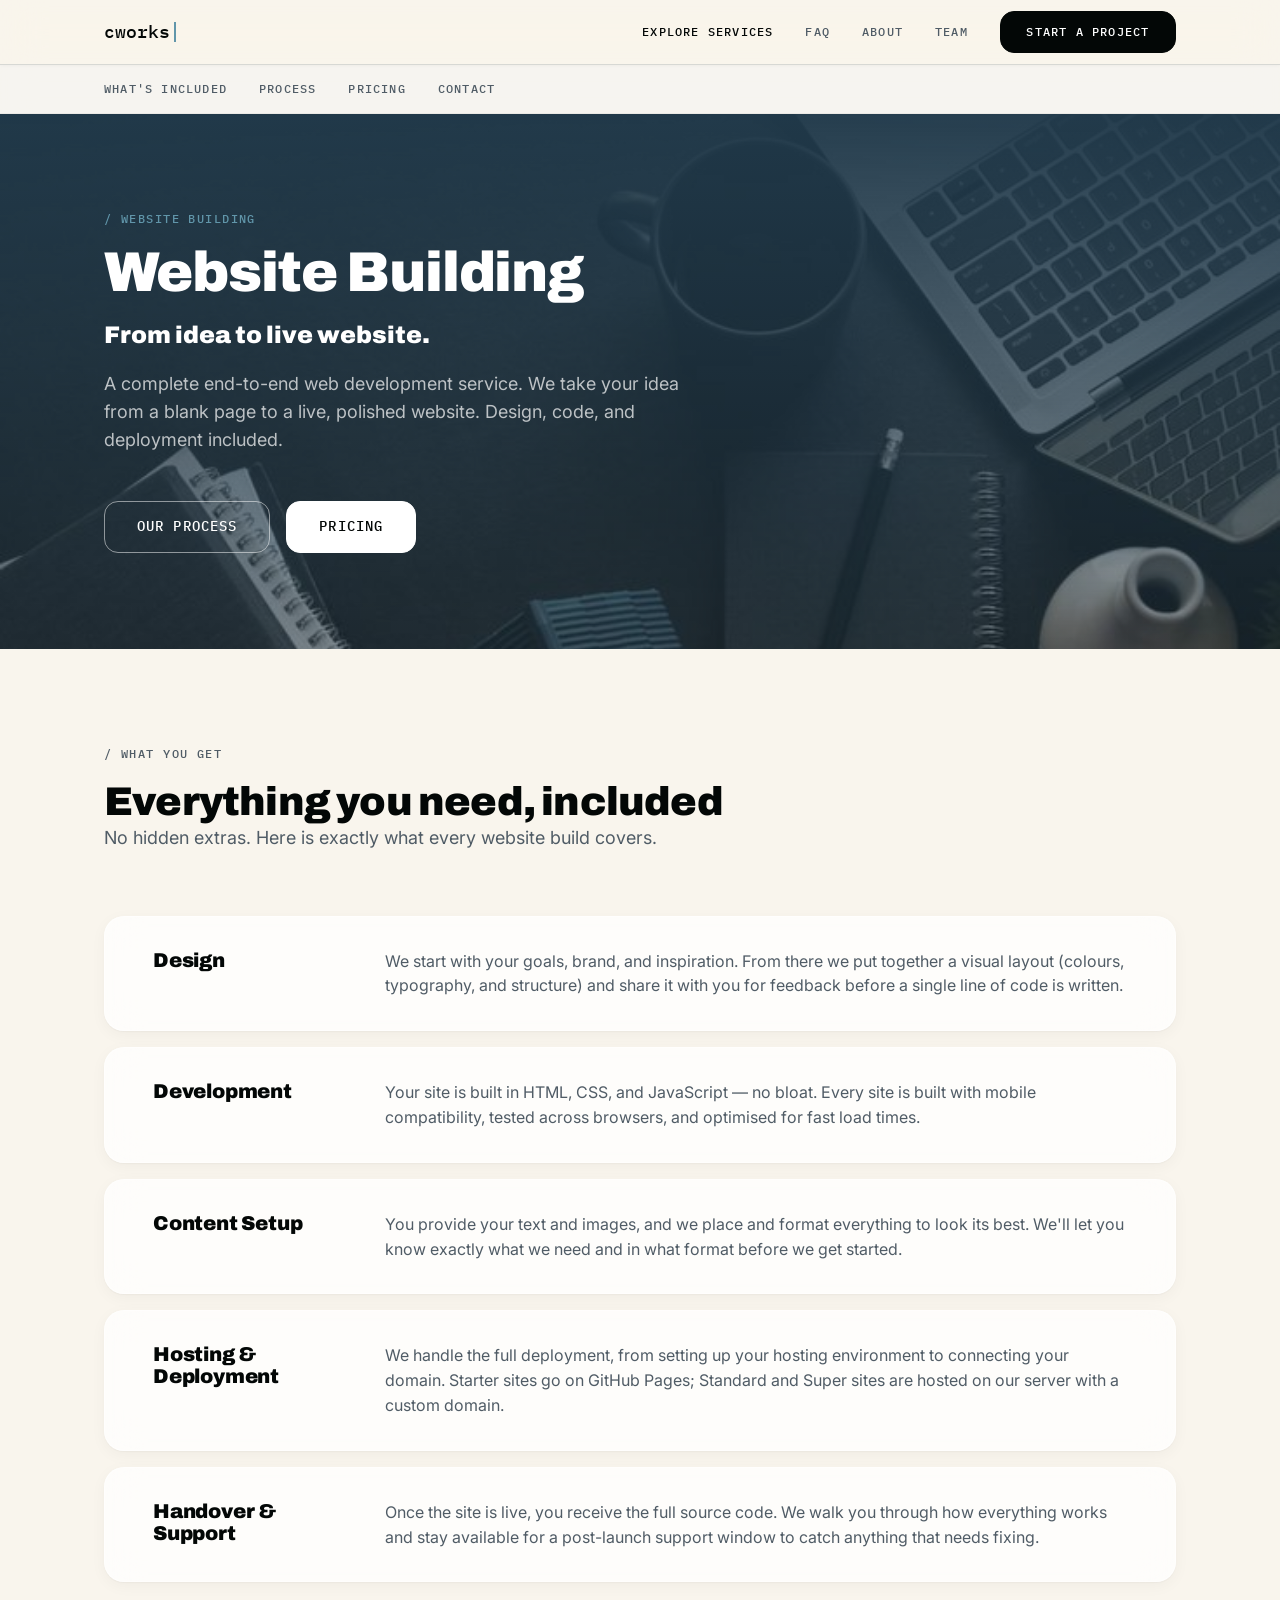
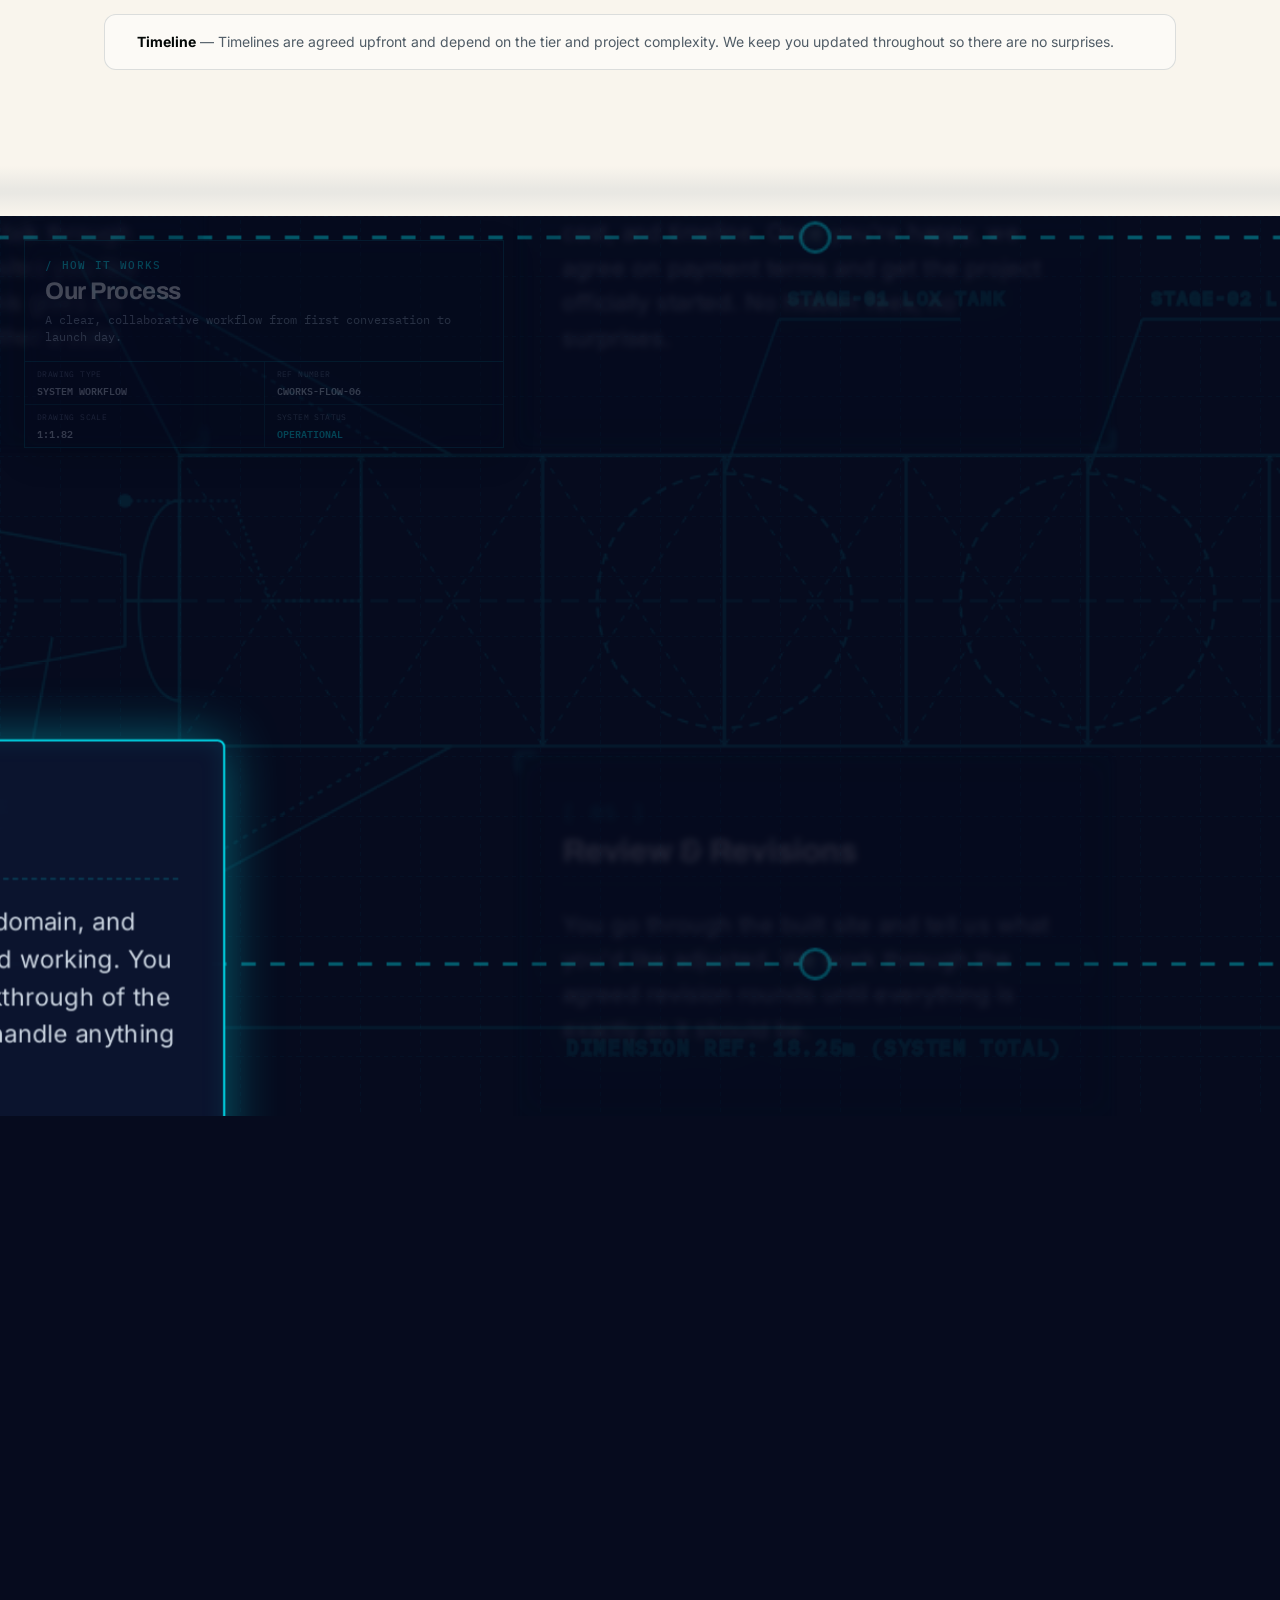
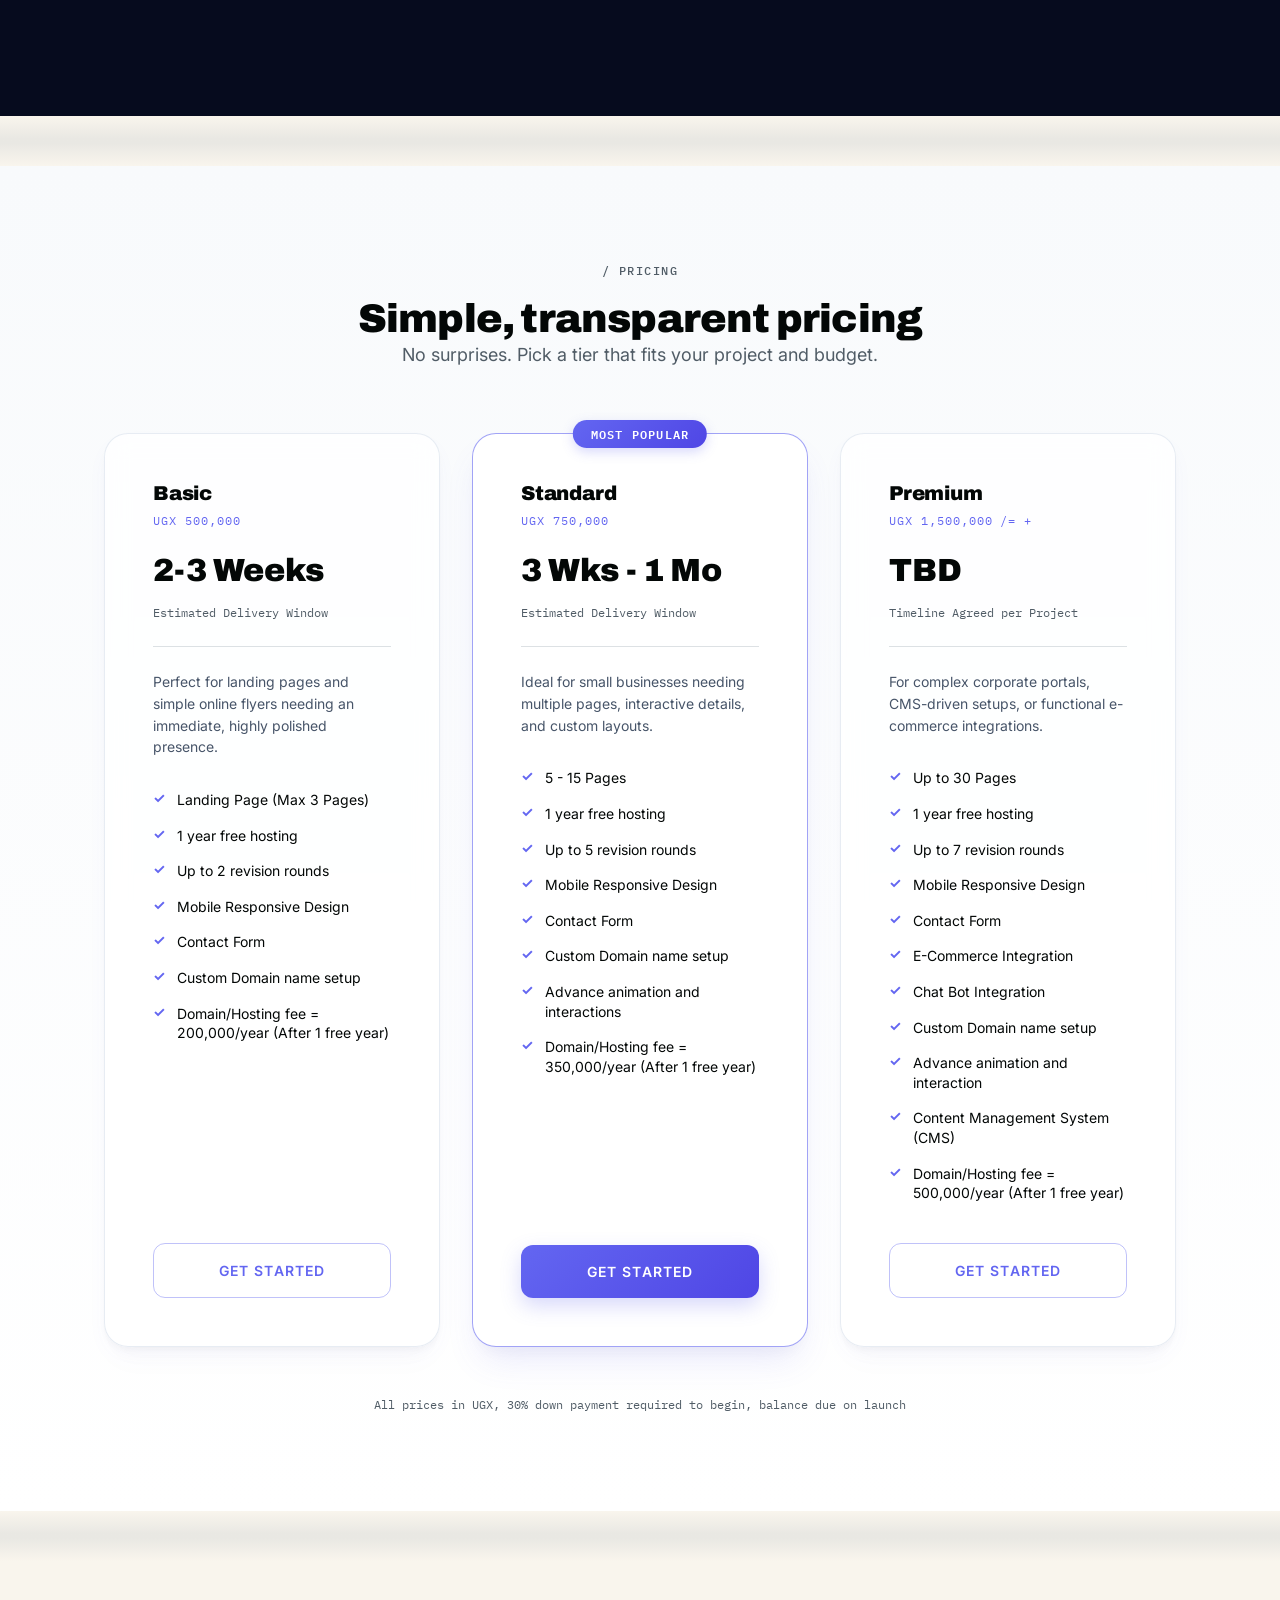
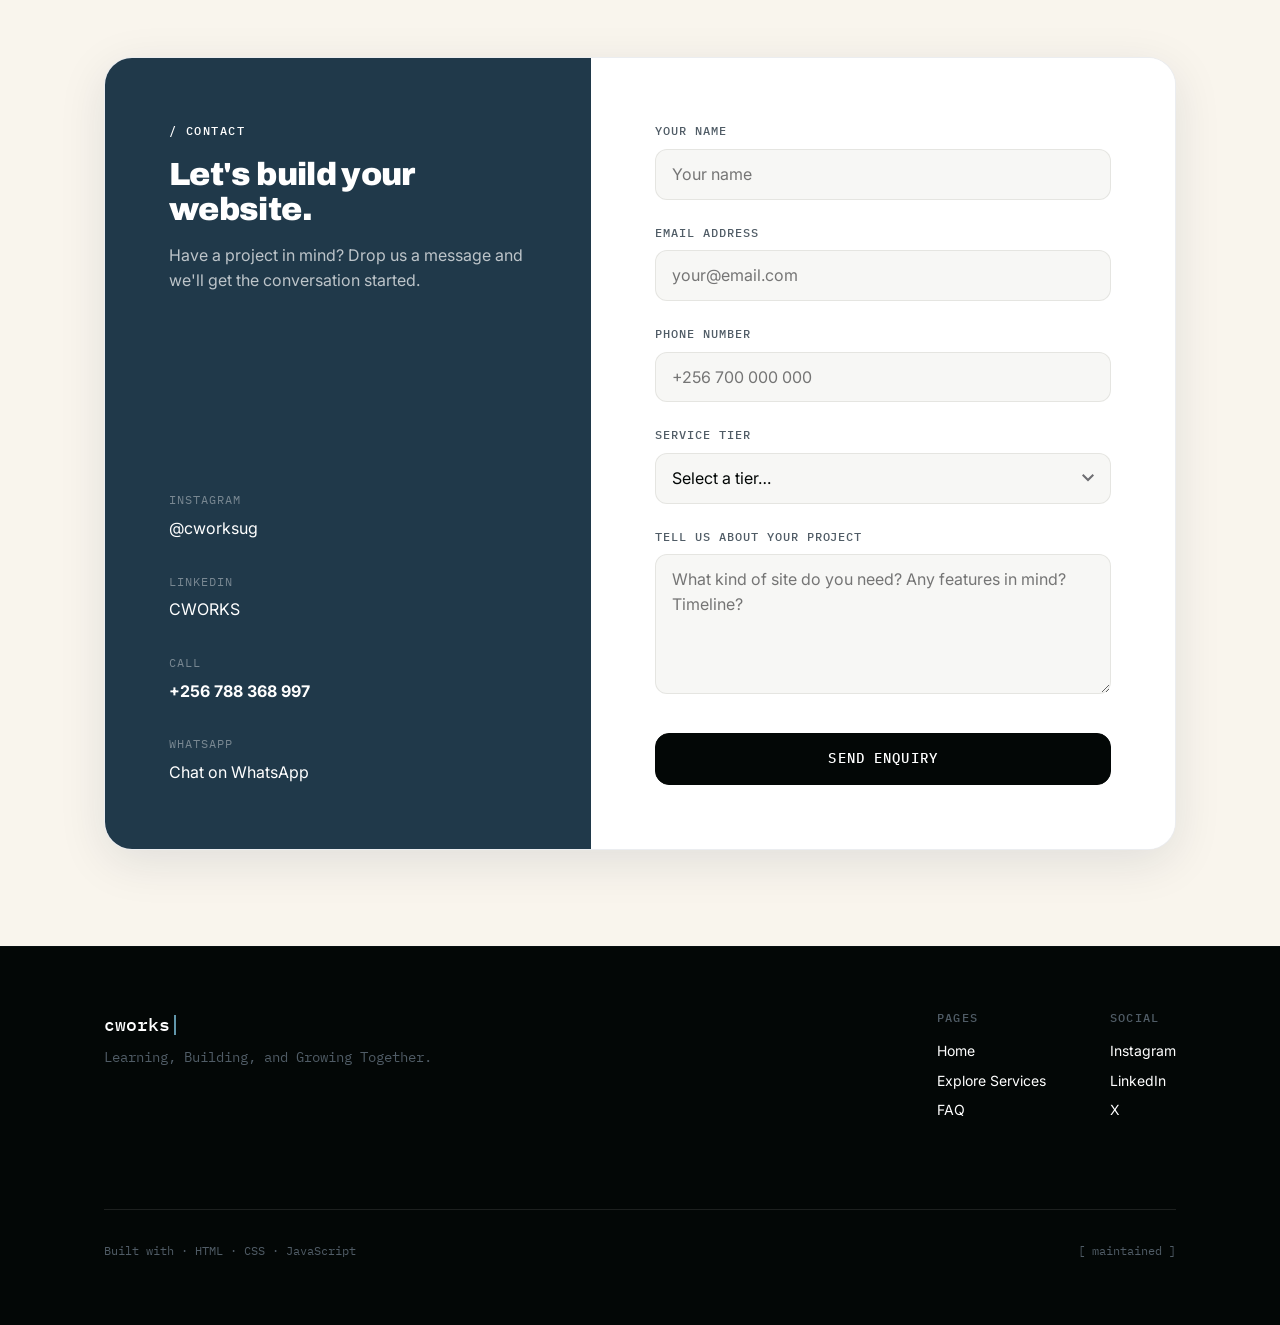
<file: explore-services.html>
<!DOCTYPE html>
<html lang="en">
<head>
  <meta charset="UTF-8">
  <meta name="viewport" content="width=device-width, initial-scale=1.0">
  <meta name="description" content="CWORKS — End-to-end website building. Design, code, and deployment included.">
  <title>Explore Services — CWORKS</title>

  <link rel="icon" type="image/x-icon" href="favicon.ico">

  <link rel="stylesheet" href="assets/css/variables.css">
  <link rel="stylesheet" href="assets/css/reset.css">
  <link rel="stylesheet" href="assets/css/global.css">
  <link rel="stylesheet" href="assets/css/explore-services.css">

  <script defer src="assets/js/nav.js"></script>
  <script defer src="assets/js/reveal.js"></script>
  <script defer src="assets/js/contact-form.js"></script>
  <script defer src="assets/js/accordion.js"></script>
  <script defer src="assets/js/pricing-select.js"></script>
  <script defer src="assets/js/blueprint-timeline.js"></script>
</head>
<body>

  <!-- Nav -->
  <header class="site-header" id="top">
    <div class="container">
      <a href="index.html" class="nav-wordmark">
        cworks<span class="cursor"></span>
      </a>
      <button class="mobile-nav-toggle" aria-label="Toggle navigation" aria-expanded="false">
        <span></span>
        <span></span>
        <span></span>
      </button>
      <nav class="nav-links">
        <a href="explore-services.html" class="active">Explore Services</a>
        <a href="faq.html">FAQ</a>
        <a href="index.html#about">About</a>
        <a href="index.html#team">Team</a>
        <a href="index.html#contact" class="btn btn-primary">Start a project</a>
      </nav>
    </div>
  </header>

  <!-- Sub-nav -->
  <nav class="sub-nav" id="sub-nav">
    <div class="container">
      <a href="#whats-included">What's Included</a>
      <a href="#process">Process</a>
      <a href="#pricing">Pricing</a>
      <a href="#contact">Contact</a>
    </div>
  </nav>

  <!-- ==================== -->
  <!--  A — Hero             -->
  <!-- ==================== -->
  <section class="hero-explore reveal" id="hero">
    <div class="container">
      <span class="eyebrow">/ website building</span>
      <h1>Website Building</h1>
      <p class="hero-subtitle">From idea to live website.</p>
      <p class="hero-body">A complete end-to-end web development service. We take your idea from a blank page to a live, polished website. Design, code, and deployment included.</p>
      <div class="btn-group">
        <a href="#process" class="btn btn-outline btn-large" style="border-color: rgba(255,255,255,0.5); color: #fff;">Our Process</a>
        <a href="#pricing" class="btn btn-white btn-large">Pricing</a>
      </div>
    </div>
  </section>

  <!-- ==================== -->
  <!--  B — What's Included  -->
  <!-- ==================== -->
  <section class="section reveal" id="whats-included">
    <div class="container">
      <div class="section-header">
        <span class="eyebrow">/ what you get</span>
        <h2>Everything you need, included</h2>
        <p class="subhead">No hidden extras. Here is exactly what every website build covers.</p>
      </div>

      <div class="included-list">
        <div class="included-card">
          <h3>Design</h3>
          <p>We start with your goals, brand, and inspiration. From there we put together a visual layout (colours, typography, and structure) and share it with you for feedback before a single line of code is written.</p>
        </div>
        <div class="included-card">
          <h3>Development</h3>
          <p>Your site is built in HTML, CSS, and JavaScript — no bloat. Every site is built with mobile compatibility, tested across browsers, and optimised for fast load times.</p>
        </div>
        <div class="included-card">
          <h3>Content Setup</h3>
          <p>You provide your text and images, and we place and format everything to look its best. We'll let you know exactly what we need and in what format before we get started.</p>
        </div>
        <div class="included-card">
          <h3>Hosting &amp; Deployment</h3>
          <p>We handle the full deployment, from setting up your hosting environment to connecting your domain. Starter sites go on GitHub Pages; Standard and Super sites are hosted on our server with a custom domain.</p>
        </div>
        <div class="included-card">
          <h3>Handover &amp; Support</h3>
          <p>Once the site is live, you receive the full source code. We walk you through how everything works and stay available for a post-launch support window to catch anything that needs fixing.</p>
        </div>
      </div>

      <div class="timeline-note">
        <p><strong>Timeline</strong> — Timelines are agreed upfront and depend on the tier and project complexity. We keep you updated throughout so there are no surprises.</p>
      </div>
    </div>
  </section>

  <hr class="divider">

  <!-- ==================== -->
  <!--  C — Our Process      -->
  <!-- ==================== -->
  <section class="process-scroll-container" id="process">
    <div class="process-sticky-wrapper">
      
      <!-- Blueprint Gridlines Background SVG -->
      <svg class="blueprint-gridlines" width="100%" height="100%" xmlns="http://www.w3.org/2000/svg">
        <defs>
          <pattern id="blueprint-grid" width="60" height="60" patternUnits="userSpaceOnUse">
            <path d="M 60 0 L 0 0 0 60" fill="none" stroke="rgba(0, 240, 255, 0.04)" stroke-width="1.5" stroke-dasharray="4,4" />
          </pattern>
        </defs>
        <rect width="100%" height="100%" fill="url(#blueprint-grid)" />
      </svg>

      <!-- Technical Drawing Title Block (Header) -->
      <div class="blueprint-title-block">
        <div class="title-block-grid">
          <div class="title-block-section title-block-info">
            <span class="eyebrow">/ how it works</span>
            <h2>Our Process</h2>
            <p class="subhead">A clear, collaborative workflow from first conversation to launch day.</p>
          </div>
          <div class="title-block-section title-block-metadata">
            <div class="meta-row">
              <div class="meta-col">
                <span class="meta-label">DRAWING TYPE</span>
                <span class="meta-value">SYSTEM WORKFLOW</span>
              </div>
              <div class="meta-col">
                <span class="meta-label">REF NUMBER</span>
                <span class="meta-value">CWORKS-FLOW-06</span>
              </div>
            </div>
            <div class="meta-row">
              <div class="meta-col">
                <span class="meta-label">DRAWING SCALE</span>
                <span class="meta-value" id="blueprint-scale-display">1:1.00</span>
              </div>
              <div class="meta-col">
                <span class="meta-label">SYSTEM STATUS</span>
                <span class="meta-value status-active">OPERATIONAL</span>
              </div>
            </div>
          </div>
        </div>
      </div>

      <!-- Zoom/Pan Canvas Wrapper -->
      <div class="blueprint-canvas-container">
        <div class="blueprint-canvas" id="blueprint-canvas">
          
          <!-- Background Schematic Artwork & Connections -->
          <svg class="blueprint-schematic" viewBox="0 0 1500 950" fill="none" xmlns="http://www.w3.org/2000/svg">
            <g stroke="#00f0ff" stroke-width="1.5" opacity="0.08">
              <!-- Centerline -->
              <line x1="100" y1="475" x2="1400" y2="475" stroke-dasharray="10,5" stroke-width="1" />
              
              <!-- Nose Cone (Right side) -->
              <path d="M 1100 395 C 1200 395, 1260 435, 1300 475 C 1260 515, 1200 555, 1100 555 Z" fill="none" />
              <path d="M 1180 422 C 1220 440, 1240 460, 1250 475 C 1240 490, 1220 510, 1180 528" fill="none" stroke-dasharray="3,3" />

              <!-- Main Body (Cylinder) -->
              <rect x="400" y="395" width="700" height="160" fill="none" />
              
              <!-- Ribs / Ring Frames -->
              <line x1="500" y1="395" x2="500" y2="555" />
              <line x1="600" y1="395" x2="600" y2="555" />
              <line x1="700" y1="395" x2="700" y2="555" />
              <line x1="800" y1="395" x2="800" y2="555" />
              <line x1="900" y1="395" x2="900" y2="555" />
              <line x1="1000" y1="395" x2="1000" y2="555" />
              
              <!-- Diagonal Internal Bracing -->
              <line x1="400" y1="395" x2="500" y2="555" stroke-dasharray="4,4" stroke-width="1" />
              <line x1="500" y1="395" x2="400" y2="555" stroke-dasharray="4,4" stroke-width="1" />
              <line x1="500" y1="395" x2="600" y2="555" stroke-dasharray="4,4" stroke-width="1" />
              <line x1="600" y1="395" x2="500" y2="555" stroke-dasharray="4,4" stroke-width="1" />
              <line x1="600" y1="395" x2="700" y2="555" stroke-dasharray="4,4" stroke-width="1" />
              <line x1="700" y1="395" x2="600" y2="555" stroke-dasharray="4,4" stroke-width="1" />
              <line x1="700" y1="395" x2="800" y2="555" stroke-dasharray="4,4" stroke-width="1" />
              <line x1="800" y1="395" x2="700" y2="555" stroke-dasharray="4,4" stroke-width="1" />
              <line x1="800" y1="395" x2="900" y2="555" stroke-dasharray="4,4" stroke-width="1" />
              <line x1="900" y1="395" x2="800" y2="555" stroke-dasharray="4,4" stroke-width="1" />
              <line x1="900" y1="395" x2="1000" y2="555" stroke-dasharray="4,4" stroke-width="1" />
              <line x1="1000" y1="395" x2="900" y2="555" stroke-dasharray="4,4" stroke-width="1" />
              <line x1="1000" y1="395" x2="1100" y2="555" stroke-dasharray="4,4" stroke-width="1" />
              <line x1="1100" y1="395" x2="1000" y2="555" stroke-dasharray="4,4" stroke-width="1" />

              <!-- Engine Dome -->
              <path d="M 400 420 C 370 420, 370 530, 400 530 Z" fill="none" />
              <line x1="370" y1="475" x2="400" y2="475" />
              
              <!-- Engine Nozzle -->
              <path d="M 370 450 L 290 435 L 290 515 L 370 500 Z" fill="none" />
              <path d="M 290 435 Q 330 475 290 515" fill="none" stroke-dasharray="2,2" />
              
              <!-- Fins -->
              <path d="M 550 395 L 340 280 L 400 395 Z" fill="none" />
              <path d="M 520 395 L 360 300" fill="none" stroke-dasharray="3,3" />
              <path d="M 550 555 L 340 670 L 400 555 Z" fill="none" />
              <path d="M 520 555 L 360 650" fill="none" stroke-dasharray="3,3" />

              <!-- Internal Tanks -->
              <circle cx="700" cy="475" r="70" stroke-dasharray="6,4" fill="none" />
              <circle cx="900" cy="475" r="70" stroke-dasharray="6,4" fill="none" />

              <!-- Circuit Traces -->
              <path d="M 1100 475 L 1150 475 L 1180 505 L 1220 505" stroke-dasharray="2,2" />
              <circle cx="1220" cy="505" r="3" fill="#00f0ff" />
              <path d="M 1100 475 L 1150 475 L 1180 445 L 1220 445" stroke-dasharray="2,2" />
              <circle cx="1220" cy="445" r="3" fill="#00f0ff" />
              <path d="M 500 475 L 450 475 L 430 420 L 370 420" stroke-dasharray="2,2" />
              <circle cx="370" cy="420" r="3" fill="#00f0ff" />

              <!-- Dimensions and labels -->
              <line x1="1200" y1="420" x2="1230" y2="340" />
              <line x1="1230" y1="340" x2="1320" y2="340" />
              <text x="1235" y="332" font-family="var(--font-mono)" font-size="10" fill="#00f0ff" letter-spacing="1">PAYLOAD &amp; AVIONICS</text>
              
              <line x1="900" y1="405" x2="930" y2="320" />
              <line x1="930" y1="320" x2="1030" y2="320" />
              <text x="935" y="312" font-family="var(--font-mono)" font-size="10" fill="#00f0ff" letter-spacing="1">STAGE-02 LH2 TANK</text>

              <line x1="700" y1="405" x2="730" y2="320" />
              <line x1="730" y1="320" x2="830" y2="320" />
              <text x="735" y="312" font-family="var(--font-mono)" font-size="10" fill="#00f0ff" letter-spacing="1">STAGE-01 LOX TANK</text>
              
              <line x1="330" y1="495" x2="310" y2="600" />
              <line x1="310" y1="600" x2="210" y2="600" />
              <text x="215" y="592" font-family="var(--font-mono)" font-size="10" fill="#00f0ff" letter-spacing="1">THRUST NOZZLE [ST-01]</text>

              <line x1="290" y1="710" x2="1300" y2="710" />
              <line x1="290" y1="700" x2="290" y2="720" />
              <line x1="1300" y1="700" x2="1300" y2="720" />
              <text x="750" y="725" font-family="var(--font-mono)" font-size="11" fill="#00f0ff" text-anchor="middle" letter-spacing="1">DIMENSION REF: 18.25m (SYSTEM TOTAL)</text>
            </g>

            <!-- Flow Path Connecting the 6 steps -->
            <g stroke="#00f0ff" stroke-width="2" fill="none" opacity="0.35">
              <defs>
                <marker id="arrow" viewBox="0 0 10 10" refX="6" refY="5" markerWidth="6" markerHeight="6" orient="auto-start-reverse">
                  <path d="M 0 1 L 10 5 L 0 9 z" fill="#00f0ff" />
                </marker>
              </defs>
              
              <path class="connection-path" d="M 250 275 H 750 H 1250 V 675 H 750 H 250" />
              
              <circle cx="250" cy="275" r="8" fill="#0b1226" stroke="#00f0ff" stroke-width="2" />
              <circle cx="750" cy="275" r="8" fill="#0b1226" stroke="#00f0ff" stroke-width="2" />
              <circle cx="1250" cy="275" r="8" fill="#0b1226" stroke="#00f0ff" stroke-width="2" />
              <circle cx="1250" cy="675" r="8" fill="#0b1226" stroke="#00f0ff" stroke-width="2" />
              <circle cx="750" cy="675" r="8" fill="#0b1226" stroke="#00f0ff" stroke-width="2" />
              <circle cx="250" cy="675" r="8" fill="#0b1226" stroke="#00f0ff" stroke-width="2" />
            </g>
          </svg>

          <!-- Step Cards Container -->
          <div class="blueprint-steps">
            
            <!-- Step 01 -->
            <div class="blueprint-step" data-step="1">
              <div class="step-card-header">
                <span class="step-num">[ 01 ]</span>
                <h4>Discovery Call</h4>
              </div>
              <div class="step-card-body">
                <p>We sit down with you, in person or virtually, to understand what you need. We talk through your goals, your audience, any sites you like the look of, and your budget. This gives us everything we need to put together a solid proposal.</p>
              </div>
            </div>
            
            <!-- Step 02 -->
            <div class="blueprint-step" data-step="2">
              <div class="step-card-header">
                <span class="step-num">[ 02 ]</span>
                <h4>Proposal &amp; Agreement</h4>
              </div>
              <div class="step-card-body">
                <p>We send you a clear breakdown of scope, cost, and timeline. Once you're happy, we agree on payment terms and get the project officially started. No hidden fees, no surprises.</p>
              </div>
            </div>

            <!-- Step 03 -->
            <div class="blueprint-step" data-step="3">
              <div class="step-card-header">
                <span class="step-num">[ 03 ]</span>
                <h4>Design</h4>
              </div>
              <div class="step-card-body">
                <p>We build out the visual direction of your site (layout, colours, fonts, and structure). You review and give feedback, and we refine until you sign off. Nothing moves to code until the design is approved.</p>
              </div>
            </div>

            <!-- Step 04 -->
            <div class="blueprint-step" data-step="4">
              <div class="step-card-header">
                <span class="step-num">[ 04 ]</span>
                <h4>Build</h4>
              </div>
              <div class="step-card-body">
                <p>With the design locked in, we build your site. We share progress along the way and give you a preview link before the final review so you can see exactly how it looks and feels.</p>
              </div>
            </div>

            <!-- Step 05 -->
            <div class="blueprint-step" data-step="5">
              <div class="step-card-header">
                <span class="step-num">[ 05 ]</span>
                <h4>Review &amp; Revisions</h4>
              </div>
              <div class="step-card-body">
                <p>You go through the built site and tell us what you'd like adjusted. We work through the agreed revision rounds until everything is exactly as it should be.</p>
              </div>
            </div>

            <!-- Step 06 -->
            <div class="blueprint-step" data-step="6">
              <div class="step-card-header">
                <span class="step-num">[ 06 ]</span>
                <h4>Launch &amp; Handover</h4>
              </div>
              <div class="step-card-body">
                <p>We deploy the site, set up the domain, and make sure everything is live and working. You get the full source code, a walkthrough of the site, and a support window to handle anything post-launch.</p>
              </div>
            </div>

          </div>

        </div>
      </div>
    </div>
  </section>

  <hr class="divider">

  <!-- ==================== -->
  <!--  D — Pricing          -->
  <!-- ==================== -->
  <section class="section reveal" id="pricing">
    <div class="container">
      <div class="section-header text-center">
        <span class="eyebrow">/ pricing</span>
        <h2>Simple, transparent pricing</h2>
        <p class="subhead" style="margin:0 auto;">No surprises. Pick a tier that fits your project and budget.</p>
      </div>

      <div class="pricing-grid">
        <!-- Basic -->
        <div class="pricing-card">
          <h3>Basic</h3>
          <p class="pricing-subtitle">UGX 500,000</p>
          <div class="pricing-price">2-3 Weeks</div>
          <div class="pricing-monthly">Estimated Delivery Window</div>
          <p class="pricing-desc">Perfect for landing pages and simple online flyers needing an immediate, highly polished presence.</p>
          <ul class="pricing-features">
            <li>Landing Page (Max 3 Pages)</li>
            <li>1 year free hosting</li>
            <li>Up to 2 revision rounds</li>
            <li>Mobile Responsive Design</li>
            <li>Contact Form</li>
            <li>Custom Domain name setup</li>
            <li>Domain/Hosting fee = 200,000/year (After 1 free year)</li>
          </ul>
          <a href="#contact" class="btn btn-outline btn-large pricing-btn" data-tier="Basic">Get Started</a>
        </div>

        <!-- Standard (Most Popular) -->
        <div class="pricing-card pricing-card--popular">
          <span class="popular-badge">Most Popular</span>
          <h3>Standard</h3>
          <p class="pricing-subtitle">UGX 750,000</p>
          <div class="pricing-price">3 Wks - 1 Mo</div>
          <div class="pricing-monthly">Estimated Delivery Window</div>
          <p class="pricing-desc">Ideal for small businesses needing multiple pages, interactive details, and custom layouts.</p>
          <ul class="pricing-features">
            <li>5 - 15 Pages</li>
            <li>1 year free hosting</li>
            <li>Up to 5 revision rounds</li>
            <li>Mobile Responsive Design</li>
            <li>Contact Form</li>
            <li>Custom Domain name setup</li>
            <li>Advance animation and interactions</li>
            <li>Domain/Hosting fee = 350,000/year (After 1 free year)</li>
          </ul>
          <a href="#contact" class="btn btn-signal btn-large pricing-btn" data-tier="Standard">Get Started</a>
        </div>

        <!-- Premium -->
        <div class="pricing-card">
          <h3>Premium</h3>
          <p class="pricing-subtitle">UGX 1,500,000 /= +</p>
          <div class="pricing-price">TBD</div>
          <div class="pricing-monthly">Timeline Agreed per Project</div>
          <p class="pricing-desc">For complex corporate portals, CMS-driven setups, or functional e-commerce integrations.</p>
          <ul class="pricing-features">
            <li>Up to 30 Pages</li>
            <li>1 year free hosting</li>
            <li>Up to 7 revision rounds</li>
            <li>Mobile Responsive Design</li>
            <li>Contact Form</li>
            <li>E-Commerce Integration</li>
            <li>Chat Bot Integration</li>
            <li>Custom Domain name setup</li>
            <li>Advance animation and interaction</li>
            <li>Content Management System (CMS)</li>
            <li>Domain/Hosting fee = 500,000/year (After 1 free year)</li>
          </ul>
          <a href="#contact" class="btn btn-outline btn-large pricing-btn" data-tier="Premium">Get Started</a>
        </div>
      </div>

      <p class="pricing-footnote">All prices in UGX, 30% down payment required to begin, balance due on launch</p>
    </div>
  </section>

  <hr class="divider">

  <!-- ==================== -->
  <!--  E — Contact Section  -->
  <!-- ==================== -->
  <!-- TODO: Wire to a real form endpoint (Formspree or custom backend) before launch -->
  <section class="contact-section reveal" id="contact">
    <div class="container">
      <div class="contact-card-container">
        
        <!-- Left Side: Dark core navy panel with contact info -->
        <div class="contact-details-panel">
          <div>
            <span class="eyebrow">/ contact</span>
            <h2>Let's build your website.</h2>
            <p class="subhead">Have a project in mind? Drop us a message and we'll get the conversation started.</p>
          </div>

          <div class="contact-detail-items">
            <div class="contact-detail-item">
              <span class="label">Instagram</span>
              <span class="val"><a href="https://instagram.com/cworksug" target="_blank" rel="noopener">@cworksug</a></span>
            </div>
            <div class="contact-detail-item">
              <span class="label">LinkedIn</span>
              <span class="val"><a href="https://linkedin.com/company/cworksug" target="_blank" rel="noopener">CWORKS</a></span>
            </div>
            <div class="contact-detail-item">
              <span class="label">Call</span>
              <span class="val"><strong>+256 788 368 997</strong></span>
            </div>
            <div class="contact-detail-item">
              <span class="label">WhatsApp</span>
              <span class="val"><a href="https://wa.me/256788368997" target="_blank" rel="noopener">Chat on WhatsApp</a></span>
            </div>
          </div>
        </div>

        <!-- Right Side: Light panel with form -->
        <div class="contact-form-panel">
          <form id="explore-contact-form" class="contact-form-el" novalidate>
            <div class="form-group">
              <label for="es-name">Your Name</label>
              <input type="text" id="es-name" name="name" required placeholder="Your name">
            </div>
            <div class="form-group">
              <label for="es-email">Email Address</label>
              <input type="email" id="es-email" name="email" required placeholder="your@email.com">
            </div>
            <div class="form-group">
              <label for="es-phone">Phone Number</label>
              <input type="tel" id="es-phone" name="phone" placeholder="+256 700 000 000">
            </div>
            <div class="form-group">
              <label for="es-tier">Service Tier</label>
              <select id="es-tier" name="tier">
                <option value="" disabled selected>Select a tier…</option>
                <option value="Basic">Basic</option>
                <option value="Standard">Standard</option>
                <option value="Premium">Premium</option>
              </select>
            </div>
            <div class="form-group">
              <label for="es-message">Tell us about your project</label>
              <textarea id="es-message" name="message" required placeholder="What kind of site do you need? Any features in mind? Timeline?"></textarea>
            </div>
            <div class="form-submit">
              <button type="submit" class="btn btn-primary btn-large">Send Enquiry</button>
            </div>
          </form>

          <div id="es-form-success" class="form-success">
            <span class="success-icon">&#10003;</span>
            <h3>Enquiry sent</h3>
            <p>Thanks for reaching out. We'll review your project and get back to you with a proposal within 24 hours.</p>
          </div>
        </div>

      </div>
    </div>
  </section>

  <!-- Footer -->
  <footer class="site-footer">
    <div class="container">
      <div class="footer-brand">
        <a href="index.html" class="nav-wordmark" style="color: var(--white);">
          cworks<span class="cursor"></span>
        </a>
        <p>Learning, Building, and Growing Together.</p>
      </div>
      <div class="footer-links">
        <div class="footer-nav">
          <h4>Pages</h4>
          <a href="index.html">Home</a>
          <a href="explore-services.html">Explore Services</a>
          <a href="faq.html">FAQ</a>
        </div>
        <div class="footer-nav">
          <h4>Social</h4>
          <a href="https://instagram.com/cworksug" target="_blank" rel="noopener">Instagram</a>
          <a href="https://linkedin.com/company/cworksug" target="_blank" rel="noopener">LinkedIn</a>
          <a href="https://x.com/cworksug" target="_blank" rel="noopener">X</a>
        </div>
      </div>
      <div class="footer-bottom">
        <span>Built with &middot; HTML &middot; CSS &middot; JavaScript</span>
        <span>[ maintained ]</span>
      </div>
    </div>
  </footer>

</body>
</html>
</file>
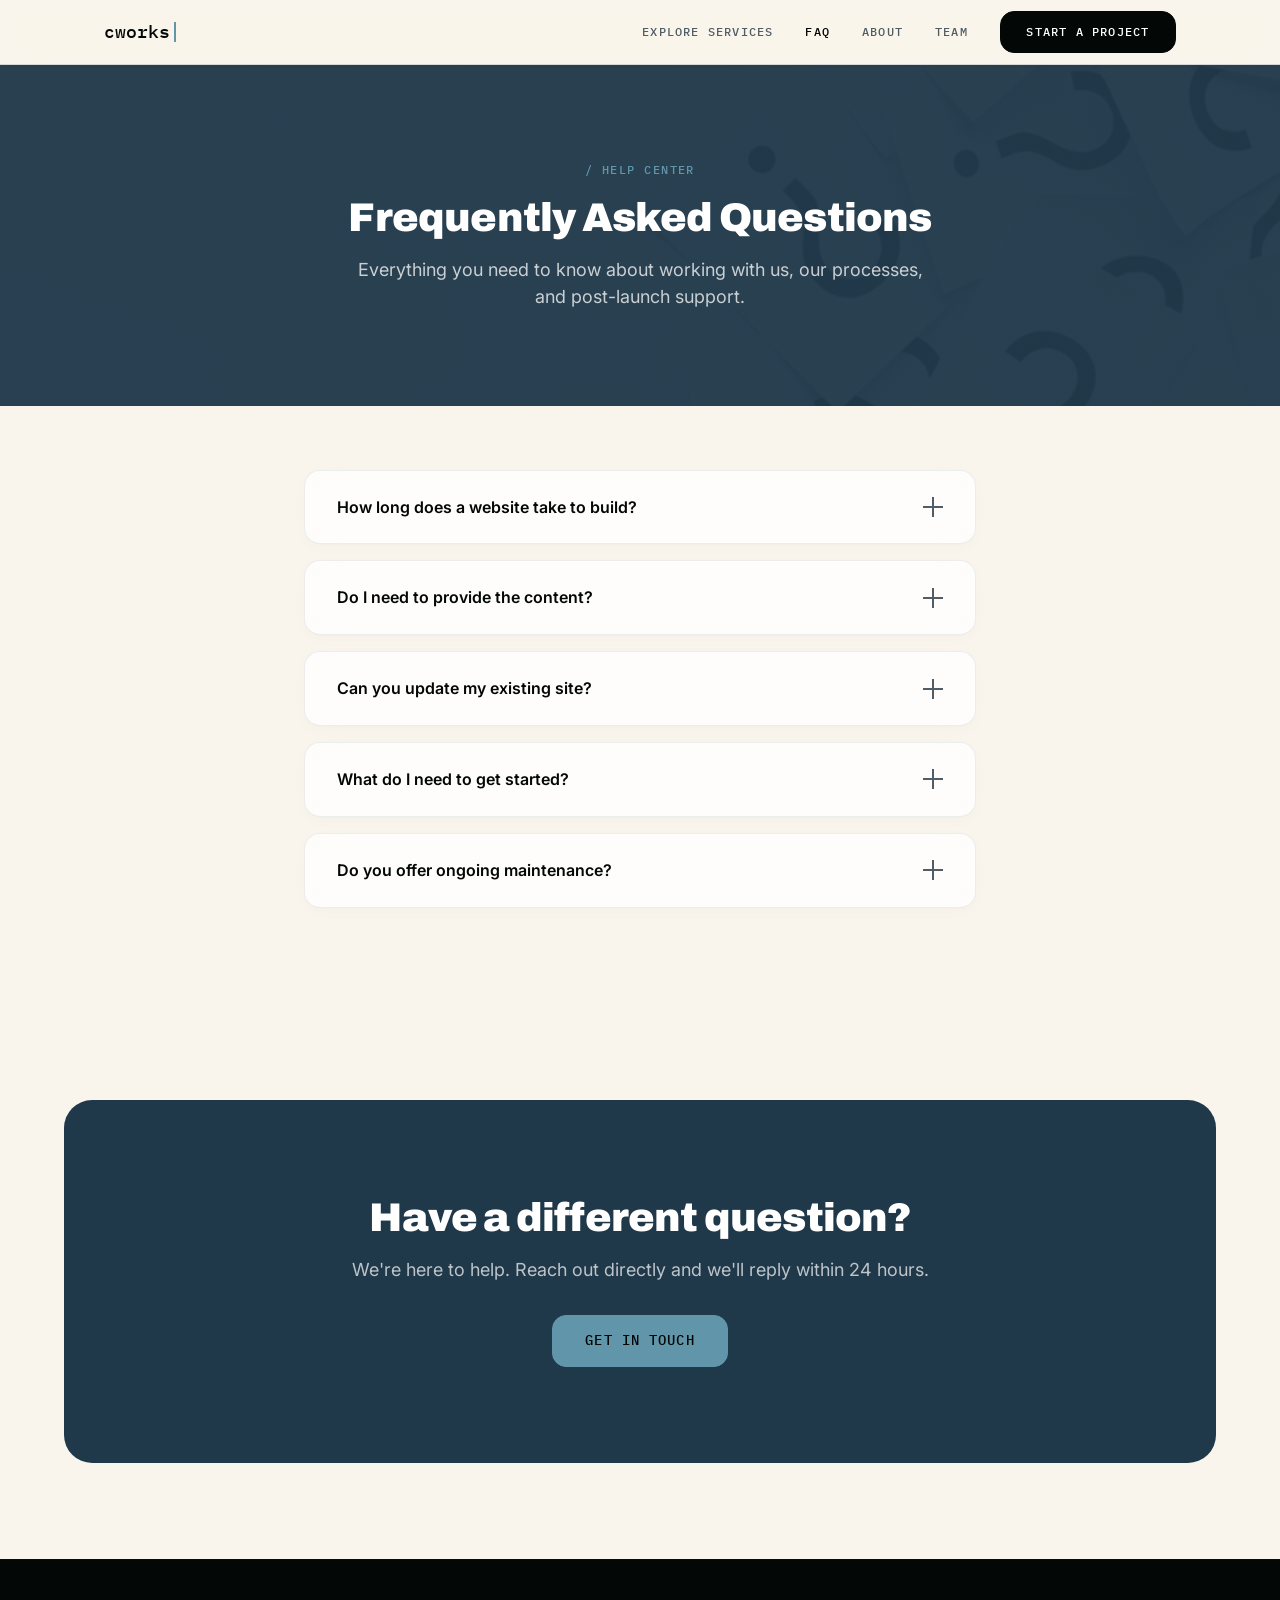
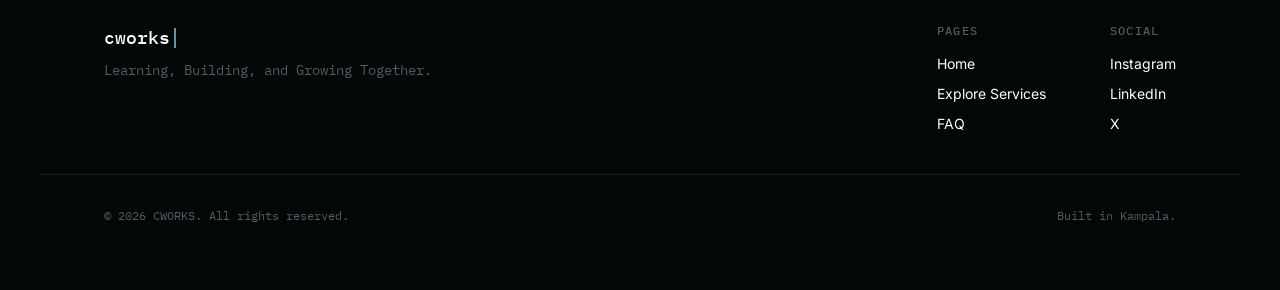
<file: faq.html>
<!DOCTYPE html>
<html lang="en">
<head>
  <meta charset="UTF-8">
  <meta name="viewport" content="width=device-width, initial-scale=1.0">
  <meta name="description" content="Frequently Asked Questions about CWORKS website design, development, timelines, and hosting care.">
  <title>FAQ — CWORKS</title>

  <link rel="icon" type="image/x-icon" href="favicon.ico">

  <link rel="stylesheet" href="assets/css/variables.css">
  <link rel="stylesheet" href="assets/css/reset.css">
  <link rel="stylesheet" href="assets/css/global.css">
  <link rel="stylesheet" href="assets/css/faq.css">

  <script defer src="assets/js/nav.js"></script>
  <script defer src="assets/js/reveal.js"></script>
  <script defer src="assets/js/accordion.js"></script>
</head>
<body>

  <!-- Nav -->
  <header class="site-header" id="top">
    <div class="container">
      <a href="index.html" class="nav-wordmark">
        cworks<span class="cursor"></span>
      </a>
      <button class="mobile-nav-toggle" aria-label="Toggle navigation" aria-expanded="false">
        <span></span>
        <span></span>
        <span></span>
      </button>
      <nav class="nav-links">
        <a href="explore-services.html">Explore Services</a>
        <a href="faq.html" class="active">FAQ</a>
        <a href="index.html#about">About</a>
        <a href="index.html#team">Team</a>
        <a href="index.html#contact" class="btn btn-primary">Start a project</a>
      </nav>
    </div>
  </header>

  <!-- Hero FAQ -->
  <section class="hero-faq">
    <div class="container text-center">
      <span class="eyebrow" style="color: var(--signal);">/ help center</span>
      <h1 class="display-title">Frequently Asked Questions</h1>
      <p class="subhead" style="margin: 0 auto; color: rgba(255,255,255,0.75);">Everything you need to know about working with us, our processes, and post-launch support.</p>
    </div>
  </section>

  <!-- Accordion Section -->
  <section class="section faq-container reveal">
    <div class="container">
      
      <div class="accordion">
        <div class="accordion-item">
          <button class="accordion-trigger" aria-expanded="false">
            <span>How long does a website take to build?</span>
            <span class="accordion-icon"></span>
          </button>
          <div class="accordion-panel">
            <p>Starter sites are usually delivered within 1 week. Standard sites take 2 to 3 weeks depending on the revision cycles, and Super sites depend on custom backend requirements and overall complexity agreed upon upfront.</p>
          </div>
        </div>
        <div class="accordion-item">
          <button class="accordion-trigger" aria-expanded="false">
            <span>Do I need to provide the content?</span>
            <span class="accordion-icon"></span>
          </button>
          <div class="accordion-panel">
            <p>Yes, you will need to provide your text, branding, and images. However, we assist you in organizing them, recommending structures, and optimizing your images to look and perform their absolute best on screen.</p>
          </div>
        </div>
        <div class="accordion-item">
          <button class="accordion-trigger" aria-expanded="false">
            <span>Can you update my existing site?</span>
            <span class="accordion-icon"></span>
          </button>
          <div class="accordion-panel">
            <p>We prefer building from scratch to guarantee high performance, security, and clean responsive code. If you have an existing site, we can evaluate it and suggest whether a rebuild or partial updates make the most sense for your budget.</p>
          </div>
        </div>
        <div class="accordion-item">
          <button class="accordion-trigger" aria-expanded="false">
            <span>What do I need to get started?</span>
            <span class="accordion-icon"></span>
          </button>
          <div class="accordion-panel">
            <p>All we need is a brief description of what you're building, a few websites you like, your branding details, and draft content. We'll hop on a quick call, set up a proposal, and get started right away.</p>
          </div>
        </div>
        <div class="accordion-item">
          <button class="accordion-trigger" aria-expanded="false">
            <span>Do you offer ongoing maintenance?</span>
            <span class="accordion-icon"></span>
          </button>
          <div class="accordion-panel">
            <p>Absolutely. We offer complete hosting and care packages billed monthly. This covers premium cloud hosting, security checks, SSL renewals, automated backups, and support hours for whenever you need to update text or photos.</p>
          </div>
        </div>
      </div>

    </div>
  </section>

  <!-- CTA Block -->
  <section class="cta-band reveal" style="margin-bottom: var(--space-4xl);">
    <div class="container">
      <h2>Have a different question?</h2>
      <p class="subhead">We're here to help. Reach out directly and we'll reply within 24 hours.</p>
      <a href="index.html#contact" class="btn btn-signal btn-large">Get in Touch</a>
    </div>
  </section>

  <!-- Footer -->
  <footer class="site-footer">
    <div class="container">
      <div class="footer-brand">
        <a href="index.html" class="nav-wordmark" style="color: var(--white);">
          cworks<span class="cursor"></span>
        </a>
        <p>Learning, Building, and Growing Together.</p>
      </div>
      <div class="footer-links">
        <div class="footer-nav">
          <h4>Pages</h4>
          <a href="index.html">Home</a>
          <a href="explore-services.html">Explore Services</a>
          <a href="faq.html">FAQ</a>
        </div>
        <div class="footer-nav">
          <h4>Social</h4>
          <a href="https://instagram.com/cworksug" target="_blank" rel="noopener">Instagram</a>
          <a href="https://linkedin.com/company/cworksug" target="_blank" rel="noopener">LinkedIn</a>
          <a href="https://x.com/cworksug" target="_blank" rel="noopener">X</a>
        </div>
      </div>
    </div>
    <div class="container footer-bottom">
      <p class="copyright">&copy; 2026 CWORKS. All rights reserved.</p>
      <p class="tagline">Built in Kampala.</p>
    </div>
  </footer>

</body>
</html>
</file>
<file: assets/css/variables.css>
/* === CWORKS Design Tokens === */

:root {
  /* Brand Color Palette */
  --color-noir: #030706;      /* Noir - deep graphite black */
  --color-denim: #20394a;     /* Denim - rich dark slate blue */
  --color-bone: #f9f5ed;      /* Bone - elegant off-white */
  --color-steel: #6196aa;     /* Steel - muted steel blue accent */
  --color-concrete: #c9ccc3;  /* Concrete - soft warm gray */
  --white: #FFFFFF;

  /* Global Mappings */
  --ink: var(--color-noir);     /* Noir for main text */
  --paper: var(--color-bone);   /* Bone for main background */
  --signal: var(--color-steel); /* Steel for primary accent */
  --line: rgba(32, 57, 74, 0.15); /* Denim border tint */
  --mute: #505c66;              /* Muted blue-gray for secondary text */
  --navy: var(--color-denim);   /* Denim for dark sections */

  /* Type scale */
  --text-xs: 0.75rem;    /* 12px */
  --text-sm: 0.875rem;   /* 14px */
  --text-base: 1rem;     /* 16px */
  --text-lg: 1.125rem;   /* 18px */
  --text-xl: 1.25rem;    /* 20px */
  --text-2xl: 1.5rem;    /* 24px */
  --text-3xl: 2rem;      /* 32px */
  --text-4xl: 2.5rem;    /* 40px */
  --text-5xl: 3.5rem;    /* 56px */

  /* Spacing */
  --space-xs: 0.5rem;
  --space-sm: 0.75rem;
  --space-md: 1rem;
  --space-lg: 1.5rem;
  --space-xl: 2rem;
  --space-2xl: 3rem;
  --space-3xl: 4rem;
  --space-4xl: 6rem;

  /* Layout */
  --max-width: 1200px;
  --gutter-mobile: 24px;
  --gutter-desktop: 64px;

  /* Type settings */
  --font-display: 'Archivo', 'Archivo Black', sans-serif;
  --font-body: 'Inter', sans-serif;
  --font-mono: 'IBM Plex Mono', monospace;
  --line-height-body: 1.55;
}
</file>
<file: assets/css/global.css>
/* === Global Styles — Shared Across All Pages === */

/* --- Google Fonts --- */
@import url('https://fonts.googleapis.com/css2?family=Archivo:ital,wght@0,400;0,700;0,900;1,400&family=IBM+Plex+Mono:wght@400;500&family=Inter:ital,opsz,wght@0,14..32,400;0,14..32,500;0,14..32,600;1,14..32,400&family=Roboto+Flex:opsz,wdth,wght@8..144,25..151,100..1000&display=swap');

body {
  font-family: var(--font-body);
  font-size: var(--text-base);
  color: var(--ink);
  background-color: var(--paper);
}

/* --- Grainient Animated Background --- */
.grainient-bg {
  position: fixed;
  inset: 0;
  z-index: -1;
  pointer-events: none;
}

/* --- Typography --- */
h1 {
  font-family: var(--font-display);
  font-weight: 900;
  font-size: var(--text-5xl);
  letter-spacing: -0.02em;
  line-height: 1.0;
}

h2 {
  font-family: var(--font-display);
  font-weight: 900;
  font-size: var(--text-4xl);
  letter-spacing: -0.02em;
}

h3 {
  font-family: var(--font-display);
  font-weight: 900;
  font-size: var(--text-2xl);
  letter-spacing: -0.01em;
}

.eyebrow {
  font-family: var(--font-mono);
  font-size: var(--text-xs);
  font-weight: 500;
  text-transform: uppercase;
  letter-spacing: 0.12em;
  color: var(--mute);
  display: block;
  margin-bottom: var(--space-md);
}

.subhead {
  font-size: var(--text-lg);
  color: var(--mute);
  max-width: 640px;
}

/* --- Grid --- */
.container {
  width: 100%;
  max-width: var(--max-width);
  margin: 0 auto;
  padding: 0 var(--gutter-mobile);
}

@media (min-width: 768px) {
  .container {
    padding: 0 var(--gutter-desktop);
  }
}

/* --- Grid system (12-col) --- */
.grid {
  display: grid;
  grid-template-columns: repeat(12, 1fr);
  gap: var(--space-lg);
}

/* --- Nav --- */
.site-header {
  position: sticky;
  top: 0;
  z-index: 100;
  background: rgba(249, 245, 237, 0.75);
  backdrop-filter: blur(20px) saturate(180%);
  -webkit-backdrop-filter: blur(20px) saturate(180%);
  border-bottom: 1px solid var(--line);
  box-shadow: 0 1px 3px rgba(0,0,0,0.03);
}

.site-header .container {
  display: flex;
  align-items: center;
  justify-content: space-between;
  height: 64px;
}

.nav-wordmark {
  font-family: var(--font-mono);
  font-size: var(--text-lg);
  font-weight: 500;
  color: var(--ink);
  display: flex;
  align-items: center;
  gap: 2px;
}

.nav-wordmark .cursor {
  display: inline-block;
  width: 2px;
  height: 1.1em;
  background: var(--signal);
  margin-left: 2px;
  animation: blink 1s step-end infinite;
}

@keyframes blink {
  0%, 100% { opacity: 1; }
  50% { opacity: 0; }
}

.nav-links {
  display: flex;
  align-items: center;
  gap: var(--space-xl);
}

.nav-links a {
  font-family: var(--font-mono);
  font-size: var(--text-xs);
  font-weight: 500;
  text-transform: uppercase;
  letter-spacing: 0.1em;
  color: var(--mute);
  transition: color 0.15s;
}

.nav-links a:hover,
.nav-links a.active {
  color: var(--ink);
}

.nav-links a.btn {
  color: var(--white);
}

.nav-links a.btn:hover {
  color: var(--color-noir);
}

/* --- Buttons --- */
.btn {
  display: inline-flex;
  align-items: center;
  justify-content: center;
  padding: 0.7rem 1.6rem;
  font-family: var(--font-mono);
  font-size: var(--text-xs);
  font-weight: 500;
  text-transform: uppercase;
  letter-spacing: 0.08em;
  border: 1px solid transparent;
  border-radius: 14px;
  transition:
    background 0.25s ease,
    color 0.25s ease,
    border-color 0.25s ease,
    transform 0.25s cubic-bezier(0.25, 0.1, 0.25, 1),
    box-shadow 0.25s ease;
  white-space: nowrap;
}

.btn:hover {
  transform: translateY(-1px);
  box-shadow: 0 4px 16px rgba(0,0,0,0.1);
}

.btn:active {
  transform: translateY(0);
  box-shadow: 0 1px 4px rgba(0,0,0,0.08);
}

.btn-primary {
  background: var(--ink);
  color: var(--white);
  border-color: var(--ink);
}

.btn-primary:hover {
  background: var(--signal);
  color: var(--color-noir);
  border-color: var(--signal);
}

.btn-outline {
  background: transparent;
  color: var(--ink);
  border-color: var(--ink);
}

.btn-outline:hover {
  background: var(--navy);
  color: var(--white);
}

.btn-signal {
  background: var(--signal);
  color: var(--color-noir);
  border-color: var(--signal);
}

.btn-signal:hover {
  background: var(--navy);
  color: var(--white);
  border-color: var(--navy);
}

.btn-white {
  background: var(--white);
  color: var(--ink);
  border-color: var(--white);
}

.btn-white:hover {
  background: transparent;
  color: var(--white);
  border-color: var(--white);
}

.btn-large {
  padding: 0.875rem 2rem;
  font-size: var(--text-sm);
}

/* --- Cards --- */
.card {
  background: rgba(255,255,255,0.75);
  backdrop-filter: blur(18px);
  -webkit-backdrop-filter: blur(18px);
  border: 1px solid rgba(255,255,255,0.55);
  border-radius: 20px;
  padding: var(--space-2xl);
  box-shadow:
    0 1px 2px rgba(0,0,0,0.04),
    0 4px 16px rgba(0,0,0,0.04);
  transition:
    border-color 0.3s ease,
    box-shadow 0.3s ease,
    transform 0.3s cubic-bezier(0.25, 0.1, 0.25, 1),
    background 0.3s ease;
}

.card:hover {
  background: rgba(255,255,255,0.9);
  border-color: var(--signal);
  box-shadow:
    0 2px 4px rgba(0,0,0,0.06),
    0 8px 28px rgba(0,0,0,0.08);
  transform: translateY(-3px);
}

/* --- Section spacing --- */
.section {
  padding: var(--space-4xl) 0;
}

.section-header {
  margin-bottom: var(--space-3xl);
}

/* --- Dividers --- */
.divider {
  border: none;
  margin: 0;
  height: 50px;
  background:
    linear-gradient(
      to bottom,
      rgba(142, 158, 171, 0) 0%,
      rgba(142, 158, 171, 0.15) 45%,
      rgba(142, 158, 171, 0.15) 55%,
      rgba(142, 158, 171, 0) 100%
    );
}

/* --- Footer --- */
.site-footer {
  border-top: 1px solid var(--line);
  padding: var(--space-3xl) 0;
  background: var(--ink);
  color: var(--white);
}

.site-footer .container {
  display: flex;
  flex-wrap: wrap;
  justify-content: space-between;
  gap: var(--space-2xl);
}

.footer-brand p {
  font-family: var(--font-mono);
  font-size: var(--text-sm);
  color: var(--mute);
  margin-top: var(--space-xs);
}

.footer-links {
  display: flex;
  gap: var(--space-3xl);
  flex-wrap: wrap;
}

.footer-nav h4 {
  font-family: var(--font-mono);
  font-size: var(--text-xs);
  font-weight: 500;
  text-transform: uppercase;
  letter-spacing: 0.1em;
  color: var(--mute);
  margin-bottom: var(--space-md);
}

.footer-nav a {
  display: block;
  font-size: var(--text-sm);
  color: var(--white);
  margin-bottom: var(--space-xs);
  transition: color 0.15s;
}

.footer-nav a:hover {
  color: var(--signal);
}

.footer-bottom {
  width: 100%;
  margin-top: var(--space-xl);
  padding-top: var(--space-xl);
  border-top: 1px solid rgba(255,255,255,0.1);
  font-family: var(--font-mono);
  font-size: var(--text-xs);
  color: var(--mute);
  display: flex;
  justify-content: space-between;
  flex-wrap: wrap;
  gap: var(--space-sm);
}

/* --- Mobile Nav --- */
.mobile-nav-toggle {
  display: none;
  flex-direction: column;
  gap: 5px;
  padding: var(--space-xs);
  cursor: pointer;
  background: none;
  border: none;
}

.mobile-nav-toggle span {
  display: block;
  width: 24px;
  height: 2px;
  background: var(--ink);
  transition: transform 0.2s, opacity 0.2s;
}

@media (max-width: 767px) {
  .mobile-nav-toggle {
    display: flex;
    z-index: 101;
  }

  .nav-links {
    position: fixed;
    inset: 0;
    flex-direction: column;
    justify-content: center;
    background: rgba(238, 242, 243, 0.92);
    backdrop-filter: blur(24px);
    -webkit-backdrop-filter: blur(24px);
    gap: var(--space-2xl);
    opacity: 0;
    pointer-events: none;
    transition: opacity 0.35s ease;
  }

  .nav-links.open {
    opacity: 1;
    pointer-events: auto;
  }

  .nav-links a {
    font-size: var(--text-base);
  }

  h1 { font-size: var(--text-3xl); }
  h2 { font-size: var(--text-2xl); }
}

/* --- Scroll Reveal --- */
.reveal {
  opacity: 0;
  transform: translateY(24px);
  transition: opacity 0.5s ease, transform 0.5s ease;
}

.reveal.visible {
  opacity: 1;
  transform: translateY(0);
}

@media (prefers-reduced-motion: reduce) {
  .reveal {
    opacity: 1;
    transform: none;
    transition: none;
  }

  .nav-wordmark .cursor {
    animation: none;
  }
}

/* --- Utility --- */
.text-center { text-align: center; }
.mt-sm { margin-top: var(--space-sm); }
.mt-md { margin-top: var(--space-md); }
.mt-lg { margin-top: var(--space-lg); }
.mt-xl { margin-top: var(--space-xl); }
.mt-2xl { margin-top: var(--space-2xl); }
.gap-sm { gap: var(--space-sm); }
.gap-md { gap: var(--space-md); }
.gap-lg { gap: var(--space-lg); }

/* --- Status tag --- */
.status-tag {
  display: inline-flex;
  align-items: center;
  gap: 6px;
  font-family: var(--font-mono);
  font-size: var(--text-xs);
  color: var(--signal);
}

.status-tag::before {
  content: '';
  width: 6px;
  height: 6px;
  border-radius: 50%;
  background: var(--signal);
  animation: pulse-dot 2s ease-in-out infinite;
}

@keyframes pulse-dot {
  0%, 100% { opacity: 1; }
  50% { opacity: 0.4; }
}

@media (prefers-reduced-motion: reduce) {
  .status-tag::before {
    animation: none;
  }
}

/* --- Link arrows --- */
.link-arrow {
  font-family: var(--font-mono);
  font-size: var(--text-xs);
  font-weight: 500;
  text-transform: uppercase;
  letter-spacing: 0.08em;
  color: var(--signal);
  display: inline-flex;
  align-items: center;
  gap: 4px;
  transition: gap 0.2s;
}

.link-arrow:hover {
  gap: 8px;
}
</file>
<file: assets/css/explore-services.css>
/* === Explore Services Page Styles === */

/* Hero — full-height with beams canvas */
.hero-explore {
  background: linear-gradient(rgba(32, 57, 74, 0.97), rgba(32, 57, 74, 0.439)), url('../images/working.jpeg') no-repeat center center / cover;
  color: var(--white);
  padding: var(--space-4xl) 0;
  min-height: 50vh;
  display: flex;
  align-items: center;
}

.hero-canvas {
  position: absolute;
  inset: 0;
  z-index: 0;
  pointer-events: none;
}

.hero-explore-content {
  position: relative;
  z-index: 1;
  padding: var(--space-4xl) var(--gutter-mobile);
}

@media (min-width: 768px) {
  .hero-explore-content {
    padding: var(--space-4xl) var(--gutter-desktop);
  }
}

.hero-explore .eyebrow {
  color: var(--signal);
}

.hero-explore h1 {
  max-width: 800px;
  margin-bottom: var(--space-md);
}

.hero-subtitle {
  font-family: var(--font-display);
  font-weight: 900;
  font-size: var(--text-2xl);
  margin-bottom: var(--space-md);
  color: var(--white);
}

.hero-body {
  font-size: var(--text-lg);
  color: rgba(255,255,255,0.7);
  max-width: 600px;
  margin-bottom: var(--space-2xl);
  line-height: 1.55;
}

.hero-explore .btn-group {
  display: flex;
  gap: var(--space-md);
  flex-wrap: wrap;
}

/* --- Sub-nav --- */
.sub-nav {
  position: sticky;
  top: 64px;
  z-index: 99;
  background: rgba(245, 244, 240, 0.8);
  backdrop-filter: blur(16px);
  -webkit-backdrop-filter: blur(16px);
  border-bottom: 1px solid rgba(217, 217, 212, 0.4);
}

.sub-nav .container {
  display: flex;
  gap: var(--space-xl);
  height: 48px;
  align-items: center;
  overflow-x: auto;
}

.sub-nav a {
  font-family: var(--font-mono);
  font-size: var(--text-xs);
  font-weight: 500;
  text-transform: uppercase;
  letter-spacing: 0.1em;
  color: var(--mute);
  white-space: nowrap;
  transition: color 0.15s;
}

.sub-nav a:hover,
.sub-nav a.active-section {
  color: var(--signal);
}

/* --- What's Included --- */
.included-list {
  display: flex;
  flex-direction: column;
  gap: var(--space-md);
}

.included-card {
  background: rgba(255,255,255,0.75);
  backdrop-filter: blur(18px);
  -webkit-backdrop-filter: blur(18px);
  border: 1px solid rgba(255,255,255,0.55);
  border-radius: 20px;
  padding: var(--space-xl) var(--space-2xl);
  box-shadow:
    0 1px 2px rgba(0,0,0,0.04),
    0 4px 16px rgba(0,0,0,0.04);
  transition:
    border-color 0.3s ease,
    box-shadow 0.3s ease,
    transform 0.3s cubic-bezier(0.25, 0.1, 0.25, 1);
  display: grid;
  grid-template-columns: 200px 1fr;
  gap: var(--space-xl);
  align-items: baseline;
}

.included-card:hover {
  border-color: var(--signal);
  box-shadow:
    0 2px 4px rgba(0,0,0,0.06),
    0 8px 28px rgba(0,0,0,0.08);
  transform: translateY(-2px);
}

.included-card h3 {
  font-family: var(--font-display);
  font-weight: 900;
  font-size: var(--text-xl);
  margin-bottom: 0;
  flex-shrink: 0;
}

.included-card p {
  color: var(--mute);
  line-height: 1.55;
}

.timeline-note {
  margin-top: var(--space-xl);
  background: rgba(255,255,255,0.5);
  border: 1px solid var(--line);
  border-radius: 12px;
  padding: var(--space-md) var(--space-xl);
  font-size: var(--text-sm);
  color: var(--mute);
}

.timeline-note strong {
  color: var(--ink);
}

/* --- Blueprint Timeline (Process) --- */
:root {
  --blueprint-bg: #060b1e;
  --blueprint-cyan: #00f0ff;
  --blueprint-text: #e2e8f0;
  --blueprint-mute: #64748b;
  --blueprint-glow: rgba(0, 240, 255, 0.4);
}

.process-scroll-container {
  height: 700vh;
  position: relative;
  background-color: var(--blueprint-bg);
  color: var(--blueprint-text);
  overflow: visible;
}

.process-sticky-wrapper {
  position: sticky;
  top: 0;
  height: 100vh;
  width: 100%;
  overflow: hidden;
  display: flex;
  align-items: center;
  justify-content: center;
  z-index: 5;
}

.blueprint-gridlines {
  position: absolute;
  inset: 0;
  pointer-events: none;
  z-index: 1;
}

.blueprint-title-block {
  position: absolute;
  top: 24px;
  left: 24px;
  z-index: 10;
  background: rgba(6, 11, 30, 0.85);
  backdrop-filter: blur(8px);
  -webkit-backdrop-filter: blur(8px);
  border: 1px solid rgba(0, 240, 255, 0.3);
  font-family: var(--font-mono);
  width: 480px;
  box-shadow: 0 10px 30px rgba(0, 0, 0, 0.6);
  color: var(--blueprint-text);
}

.title-block-grid {
  display: flex;
  flex-direction: column;
}

.title-block-info {
  padding: 16px 20px;
  border-bottom: 1px solid rgba(0, 240, 255, 0.3);
}

.title-block-info .eyebrow {
  color: var(--blueprint-cyan);
  margin-bottom: 4px;
  font-size: 11px;
  letter-spacing: 0.12em;
  font-family: var(--font-mono);
}

.title-block-info h2 {
  color: #ffffff;
  margin: 0 0 6px 0;
  font-size: 24px;
  font-weight: 700;
  letter-spacing: -0.02em;
  font-family: var(--font-display);
}

.title-block-info .subhead {
  color: #94a3b8;
  font-size: 12px;
  margin: 0;
  line-height: 1.45;
  max-width: 100%;
}

.title-block-metadata {
  display: flex;
  flex-direction: column;
  font-size: 10px;
}

.meta-row {
  display: flex;
  border-bottom: 1px solid rgba(0, 240, 255, 0.2);
}

.meta-row:last-child {
  border-bottom: none;
}

.meta-col {
  flex: 1;
  padding: 6px 12px;
  border-right: 1px solid rgba(0, 240, 255, 0.2);
}

.meta-col:last-child {
  border-right: none;
}

.meta-label {
  display: block;
  color: var(--blueprint-mute);
  font-size: 8px;
  margin-bottom: 2px;
  letter-spacing: 0.05em;
}

.meta-value {
  display: block;
  font-weight: 600;
  color: #cbd5e1;
}

.status-active {
  color: var(--blueprint-cyan);
  animation: blueprint-pulse 2s infinite;
}

@keyframes blueprint-pulse {
  0%, 100% { opacity: 1; text-shadow: 0 0 4px rgba(0, 240, 255, 0.6); }
  50% { opacity: 0.5; text-shadow: 0 0 1px rgba(0, 240, 255, 0.1); }
}

.blueprint-canvas-container {
  position: relative;
  width: 100vw;
  height: 100vh;
  overflow: hidden;
  display: flex;
  align-items: center;
  justify-content: center;
  z-index: 2;
}

.blueprint-canvas {
  position: relative;
  width: 1500px;
  height: 950px;
  flex-shrink: 0;
  transform-origin: center center;
  will-change: transform;
}

.blueprint-schematic {
  position: absolute;
  inset: 0;
  width: 100%;
  height: 100%;
  z-index: 1;
  pointer-events: none;
}

@keyframes blueprint-flow {
  to {
    stroke-dashoffset: -32;
  }
}

.connection-path {
  stroke-dasharray: 8, 8;
  animation: blueprint-flow 1.5s linear infinite;
}

.blueprint-steps {
  position: absolute;
  inset: 0;
  z-index: 3;
  pointer-events: none;
}

.blueprint-step {
  position: absolute;
  width: 340px;
  height: 240px;
  background: rgba(10, 18, 38, 0.75);
  backdrop-filter: blur(8px);
  -webkit-backdrop-filter: blur(8px);
  border: 1px solid rgba(0, 240, 255, 0.2);
  border-radius: 4px;
  padding: 24px;
  box-sizing: border-box;
  pointer-events: auto;
  display: flex;
  flex-direction: column;
  justify-content: flex-start;
  gap: 12px;
  transition: opacity 0.4s cubic-bezier(0.25, 0.46, 0.45, 0.94),
              transform 0.4s cubic-bezier(0.25, 0.46, 0.45, 0.94),
              border-color 0.4s cubic-bezier(0.25, 0.46, 0.45, 0.94),
              box-shadow 0.4s cubic-bezier(0.25, 0.46, 0.45, 0.94),
              filter 0.4s cubic-bezier(0.25, 0.46, 0.45, 0.94);
  transform-origin: center center;
}

/* CAD corner drafting marks */
.blueprint-step::before {
  content: '';
  position: absolute;
  top: -3px;
  left: -3px;
  width: 12px;
  height: 12px;
  border-top: 2px solid rgba(0, 240, 255, 0.6);
  border-left: 2px solid rgba(0, 240, 255, 0.6);
  pointer-events: none;
  transition: border-color 0.3s ease;
}

.blueprint-step::after {
  content: '';
  position: absolute;
  bottom: -3px;
  right: -3px;
  width: 12px;
  height: 12px;
  border-bottom: 2px solid rgba(0, 240, 255, 0.6);
  border-right: 2px solid rgba(0, 240, 255, 0.6);
  pointer-events: none;
  transition: border-color 0.3s ease;
}

/* Position cards symmetrically based on layout coordinates */
.blueprint-step[data-step="1"] { left: 80px; top: 155px; }
.blueprint-step[data-step="2"] { left: 580px; top: 155px; }
.blueprint-step[data-step="3"] { left: 1080px; top: 155px; }
.blueprint-step[data-step="4"] { left: 1080px; top: 555px; }
.blueprint-step[data-step="5"] { left: 580px; top: 555px; }
.blueprint-step[data-step="6"] { left: 80px; top: 555px; }

.step-card-header {
  border-bottom: 1px dashed rgba(0, 240, 255, 0.2);
  padding-bottom: 8px;
}

.step-num {
  font-family: var(--font-mono);
  color: rgba(0, 240, 255, 0.7);
  font-size: 11px;
  display: block;
  margin-bottom: 4px;
  letter-spacing: 0.1em;
  transition: color 0.3s ease, text-shadow 0.3s ease;
}

.step-card-header h4 {
  font-family: var(--font-display);
  font-weight: 700;
  font-size: 18px;
  color: #ffffff;
  margin: 0;
  letter-spacing: -0.01em;
}

.step-card-body p {
  font-family: var(--font-body);
  font-size: 13px;
  line-height: 1.55;
  color: #cbd5e1;
  margin: 0;
}

/* Zoom/Focus States */

/* In overview mode: all steps are standard */
.blueprint-canvas.state-overview .blueprint-step {
  opacity: 0.8;
  filter: blur(0);
  transform: scale(1.0);
}

.blueprint-canvas.state-overview .blueprint-step:hover {
  opacity: 1;
  border-color: var(--blueprint-cyan);
  box-shadow: 0 0 15px rgba(0, 240, 255, 0.15);
}

/* In zoom/focus mode: inactive steps fade & blur, active step glows */
.blueprint-canvas.state-zoomed .blueprint-step {
  opacity: 0.12;
  filter: blur(2px);
  transform: scale(0.96);
}

.blueprint-canvas.state-zoomed .blueprint-step.active {
  opacity: 1;
  filter: blur(0);
  transform: scale(1.03);
  border-color: var(--blueprint-cyan);
  background: rgba(12, 22, 48, 0.95);
  box-shadow: 0 0 30px var(--blueprint-glow),
              inset 0 0 12px rgba(0, 240, 255, 0.1);
}

.blueprint-canvas.state-zoomed .blueprint-step.active::before {
  border-color: var(--blueprint-cyan);
}

.blueprint-canvas.state-zoomed .blueprint-step.active::after {
  border-color: var(--blueprint-cyan);
}

.blueprint-canvas.state-zoomed .blueprint-step.active .step-num {
  color: var(--blueprint-cyan);
  text-shadow: 0 0 8px rgba(0, 240, 255, 0.7);
}

/* --- Pricing Section Light Theme --- */
#pricing {
  background: linear-gradient(180deg, #f8fafc 0%, #ffffff 100%);
  padding-top: var(--space-4xl);
  padding-bottom: var(--space-4xl);
  position: relative;
  overflow: hidden;
}

.pricing-grid {
  display: grid;
  grid-template-columns: repeat(3, 1fr);
  gap: var(--space-xl);
  align-items: stretch;
  position: relative;
  z-index: 2;
}

.pricing-card {
  background: rgba(255, 255, 255, 0.8);
  backdrop-filter: blur(12px);
  -webkit-backdrop-filter: blur(12px);
  border: 1px solid rgba(226, 232, 240, 0.8);
  border-radius: 24px;
  padding: var(--space-2xl);
  box-shadow: 
    0 4px 6px -1px rgba(0, 0, 0, 0.03), 
    0 10px 25px -5px rgba(99, 102, 241, 0.05), 
    0 20px 30px -5px rgba(0, 0, 0, 0.02);
  display: flex;
  flex-direction: column;
  position: relative;
  transition: border-color 0.4s ease, box-shadow 0.4s ease, transform 0.4s ease;
}

.pricing-card:hover {
  transform: translateY(-6px);
  border-color: rgba(99, 102, 241, 0.4);
  box-shadow: 
    0 20px 40px -15px rgba(99, 102, 241, 0.15),
    0 15px 25px -10px rgba(0, 0, 0, 0.04);
}

.pricing-card--popular {
  border-color: rgba(99, 102, 241, 0.6);
  box-shadow: 
    0 20px 35px -10px rgba(99, 102, 241, 0.15),
    0 10px 20px -5px rgba(0, 0, 0, 0.04);
  background: #ffffff;
}

.popular-badge {
  position: absolute;
  top: -14px;
  left: 50%;
  transform: translateX(-50%);
  background: linear-gradient(135deg, #6366f1 0%, #4f46e5 100%);
  color: #ffffff;
  font-family: var(--font-mono);
  font-size: var(--text-xs);
  font-weight: 600;
  text-transform: uppercase;
  letter-spacing: 0.1em;
  padding: 5px 18px;
  border-radius: 20px;
  white-space: nowrap;
  box-shadow: 0 4px 12px rgba(99, 102, 241, 0.25);
}

.pricing-card h3 {
  font-family: var(--font-display);
  font-weight: 900;
  font-size: var(--text-xl);
  color: var(--ink);
  margin-bottom: var(--space-xs);
}

.pricing-subtitle {
  font-family: var(--font-mono);
  font-size: var(--text-xs);
  color: #6366f1;
  text-transform: uppercase;
  letter-spacing: 0.08em;
  margin-bottom: var(--space-md);
}

.pricing-price {
  font-family: var(--font-display);
  font-weight: 900;
  font-size: var(--text-3xl);
  color: var(--ink);
  margin-bottom: var(--space-xs);
}

.pricing-monthly {
  font-family: var(--font-mono);
  font-size: var(--text-xs);
  color: var(--mute);
  margin-bottom: var(--space-lg);
  padding-bottom: var(--space-lg);
  border-bottom: 1px solid var(--line);
}

.pricing-desc {
  font-size: var(--text-sm);
  color: #475569;
  margin-bottom: var(--space-lg);
  line-height: 1.55;
}

.pricing-features {
  list-style: none;
  margin-bottom: var(--space-xl);
  flex: 1;
}

.pricing-features li {
  font-size: var(--text-sm);
  color: var(--ink);
  padding: 8px 0;
  padding-left: 24px;
  position: relative;
  line-height: 1.4;
}

.pricing-features li::before {
  content: '✓';
  position: absolute;
  left: 0;
  top: 6px;
  color: #6366f1;
  font-weight: bold;
  font-size: 14px;
}

.pricing-btn {
  width: 100%;
  text-align: center;
  font-family: var(--font-body);
  font-weight: 600;
  font-size: 14px;
  border-radius: 12px;
  padding: var(--space-md) var(--space-lg);
  transition: all 0.3s ease;
}

.pricing-btn.btn-outline {
  border-color: rgba(99, 102, 241, 0.4);
  color: #6366f1;
  background: transparent;
}

.pricing-btn.btn-outline:hover {
  background: #6366f1;
  color: #ffffff;
  border-color: #6366f1;
  box-shadow: 0 8px 20px rgba(99, 102, 241, 0.25);
}

.pricing-btn.btn-signal {
  background: linear-gradient(135deg, #6366f1 0%, #4f46e5 100%);
  color: #ffffff;
  border: none;
  box-shadow: 0 8px 20px rgba(99, 102, 241, 0.25);
}

.pricing-btn.btn-signal:hover {
  background: linear-gradient(135deg, #4f46e5 0%, #3730a3 100%);
  box-shadow: 0 10px 25px rgba(99, 102, 241, 0.35);
  transform: scale(1.02);
}

.pricing-footnote {
  text-align: center;
  font-family: var(--font-mono);
  font-size: var(--text-xs);
  color: var(--mute);
  margin-top: var(--space-2xl);
  max-width: 640px;
  margin-left: auto;
  margin-right: auto;
  line-height: 1.65;
}

/* --- Contact Dual Layout --- */
.contact-dual {
  display: grid;
  grid-template-columns: 1.2fr 1fr;
  gap: var(--space-3xl);
  align-items: start;
}

.contact-block {
  background: rgba(255,255,255,0.75);
  backdrop-filter: blur(18px);
  -webkit-backdrop-filter: blur(18px);
  border: 1px solid rgba(255,255,255,0.55);
  border-radius: 20px;
  padding: var(--space-2xl);
  box-shadow:
    0 1px 2px rgba(0,0,0,0.04),
    0 4px 16px rgba(0,0,0,0.04);
}

.contact-block h3 {
  margin-bottom: var(--space-xl);
}

.contact-block .contact-detail {
  display: flex;
  gap: var(--space-md);
  margin-bottom: var(--space-md);
}

.contact-block .detail-label {
  font-family: var(--font-mono);
  font-size: var(--text-xs);
  font-weight: 500;
  text-transform: uppercase;
  letter-spacing: 0.08em;
  color: var(--mute);
  min-width: 80px;
}

.contact-block .detail-value {
  font-size: var(--text-sm);
  color: var(--ink);
}

.contact-block .detail-value a {
  color: var(--signal);
}

.contact-block .detail-value a:hover {
  text-decoration: underline;
}

/* --- Form (shared with contact-form.js) --- */
.contact-form {
  background: rgba(255,255,255,0.75);
  backdrop-filter: blur(18px);
  -webkit-backdrop-filter: blur(18px);
  border: 1px solid rgba(255,255,255,0.55);
  border-radius: 20px;
  padding: var(--space-2xl);
  box-shadow:
    0 1px 2px rgba(0,0,0,0.04),
    0 4px 16px rgba(0,0,0,0.04);
}

.form-group {
  margin-bottom: var(--space-lg);
}

.form-group label {
  display: block;
  font-family: var(--font-mono);
  font-size: var(--text-xs);
  font-weight: 500;
  text-transform: uppercase;
  letter-spacing: 0.08em;
  color: var(--mute);
  margin-bottom: var(--space-xs);
}

.form-group input,
.form-group textarea,
.form-group select {
  width: 100%;
  padding: 0.75rem 1rem;
  background: rgba(244, 244, 241, 0.7);
  border: 1px solid rgba(217, 217, 212, 0.6);
  border-radius: 12px;
  font-family: var(--font-body);
  font-size: var(--text-base);
  color: var(--ink);
  transition: border-color 0.25s ease, box-shadow 0.25s ease, background 0.25s ease;
}

.form-group input:focus,
.form-group textarea:focus,
.form-group select:focus {
  outline: none;
  background: rgba(255,255,255,0.9);
  border-color: var(--signal);
  box-shadow: 0 0 0 3px rgba(39, 39, 213, 0.12);
}

.form-group input.input-error,
.form-group textarea.input-error,
.form-group select.input-error {
  border-color: #e03131;
}

.form-group textarea {
  min-height: 140px;
  resize: vertical;
}

.form-group select {
  appearance: none;
  background-image: url("data:image/svg+xml,%3Csvg xmlns='http://www.w3.org/2000/svg' width='12' height='8' viewBox='0 0 12 8'%3E%3Cpath fill='%236E6E72' d='M1.41 0L6 4.58 10.59 0 12 1.41l-6 6-6-6z'/%3E%3C/svg%3E");
  background-repeat: no-repeat;
  background-position: right 1rem center;
  padding-right: 2.5rem;
}

.field-error {
  display: block;
  font-family: var(--font-mono);
  font-size: var(--text-xs);
  color: #e03131;
  margin-top: 4px;
}

.form-submit {
  margin-top: var(--space-xl);
}

.form-submit .btn {
  width: 100%;
}

.form-success {
  display: none;
  background: rgba(255,255,255,0.75);
  backdrop-filter: blur(18px);
  -webkit-backdrop-filter: blur(18px);
  border: 1px solid rgba(255,255,255,0.55);
  border-radius: 20px;
  padding: var(--space-3xl);
  text-align: center;
  box-shadow:
    0 1px 2px rgba(0,0,0,0.04),
    0 4px 16px rgba(0,0,0,0.04);
}

.form-success .success-icon {
  font-size: var(--text-4xl);
  margin-bottom: var(--space-md);
  display: block;
}

.form-success h3 {
  margin-bottom: var(--space-sm);
}

.form-success p {
  color: var(--mute);
}

/* --- Accordion (FAQ) --- */
.accordion {
  max-width: 720px;
  display: flex;
  flex-direction: column;
  gap: var(--space-sm);
}

.accordion-item {
  background: rgba(255,255,255,0.75);
  backdrop-filter: blur(18px);
  -webkit-backdrop-filter: blur(18px);
  border: 1px solid rgba(255,255,255,0.55);
  border-radius: 16px;
  overflow: hidden;
  box-shadow:
    0 1px 2px rgba(0,0,0,0.04),
    0 4px 16px rgba(0,0,0,0.04);
  transition: border-color 0.2s;
}

.accordion-item:hover {
  border-color: var(--line);
}

.accordion-trigger {
  width: 100%;
  display: flex;
  align-items: center;
  justify-content: space-between;
  padding: var(--space-lg) var(--space-xl);
  background: none;
  border: none;
  cursor: pointer;
  font-family: var(--font-body);
  font-size: var(--text-base);
  font-weight: 600;
  color: var(--ink);
  text-align: left;
  gap: var(--space-md);
}

.accordion-trigger:hover {
  color: var(--signal);
}

.accordion-icon {
  width: 20px;
  height: 20px;
  position: relative;
  flex-shrink: 0;
}

.accordion-icon::before,
.accordion-icon::after {
  content: '';
  position: absolute;
  background: var(--mute);
  transition: transform 0.25s ease;
}

.accordion-icon::before {
  top: 9px;
  left: 0;
  width: 20px;
  height: 2px;
}

.accordion-icon::after {
  top: 0;
  left: 9px;
  width: 2px;
  height: 20px;
}

.accordion-item.open .accordion-icon::after {
  transform: rotate(90deg);
}

.accordion-panel {
  max-height: 0;
  overflow: hidden;
  transition: max-height 0.35s ease, padding 0.35s ease;
}

.accordion-item.open .accordion-panel {
  max-height: 300px;
}

.accordion-panel p {
  padding: 0 var(--space-xl) var(--space-lg);
  color: var(--mute);
  font-size: var(--text-sm);
  line-height: 1.6;
  font-style: italic;
}

/* --- CTA band overrides --- */
/* Reuse .cta-band from main.css; this page loads separately so define it here too */
.cta-band {
  background: var(--ink);
  color: var(--white);
  padding: var(--space-4xl) 0;
  text-align: center;
  border-radius: 28px;
  margin: var(--space-4xl) var(--gutter-mobile);
}

@media (min-width: 768px) {
  .cta-band {
    margin: var(--space-4xl) var(--gutter-desktop);
  }
}

.cta-band h2 {
  margin-bottom: var(--space-md);
}

.cta-band .subhead {
  color: rgba(255,255,255,0.7);
  margin: 0 auto var(--space-xl);
}

/* --- Responsive: Tablet --- */
@media (min-width: 768px) and (max-width: 1023px) {
  .pricing-grid {
    grid-template-columns: 1fr;
    max-width: 500px;
    margin: 0 auto;
  }

  .pricing-card--popular {
    transform: none;
  }

  .contact-dual {
    grid-template-columns: 1fr;
  }

  .included-card {
    grid-template-columns: 1fr;
    gap: var(--space-sm);
  }
}

/* --- Responsive: Mobile --- */
@media (max-width: 767px) {
  .hero-explore {
    min-height: auto;
  }

  .hero-explore-content {
    padding: var(--space-3xl) var(--gutter-mobile);
  }

  .included-card {
    grid-template-columns: 1fr;
    gap: var(--space-sm);
  }

  .timeline-step {
    grid-template-columns: 1fr;
    padding-left: var(--space-lg);
    margin-left: 30px;
  }

  .timeline-step .step-marker {
    left: -30px;
  }

  .pricing-grid {
    grid-template-columns: 1fr;
  }

  .pricing-card--popular {
    transform: none;
  }

  .contact-dual {
    grid-template-columns: 1fr;
  }

  .cta-band {
    margin: var(--space-3xl) var(--gutter-mobile);
    border-radius: 20px;
  }

  .blueprint-title-block {
    width: calc(100% - 32px);
    left: 16px;
    top: 16px;
  }
  .title-block-info {
    padding: 12px 16px;
  }
  .title-block-info h2 {
    font-size: 20px;
  }
  .title-block-info .subhead {
    font-size: 11px;
  }
  .meta-col {
    padding: 4px 8px;
  }
}

/* ===================================== */
/*  UNIFIED SPLIT CONTACT SECTION STYLE  */
/* ===================================== */

.contact-section {
  padding: var(--space-4xl) 0;
}

.contact-card-container {
  display: grid;
  grid-template-columns: 1fr 1.2fr;
  border-radius: 28px;
  overflow: hidden;
  box-shadow: 0 12px 48px rgba(0, 32, 63, 0.1);
  background: var(--white);
  border: 1px solid rgba(0, 32, 63, 0.08);
}

.contact-details-panel {
  background: var(--navy);
  color: var(--white);
  padding: var(--space-3xl);
  display: flex;
  flex-direction: column;
  justify-content: space-between;
  gap: var(--space-3xl);
}

.contact-details-panel h2 {
  font-size: var(--text-3xl);
  color: var(--white);
  margin-bottom: var(--space-md);
  line-height: 1.1;
}

.contact-details-panel .subhead {
  color: rgba(255, 255, 255, 0.7);
  font-size: var(--text-base);
}

.contact-details-panel .eyebrow {
  color: var(--mint);
  margin-bottom: var(--space-md);
}

.contact-detail-items {
  display: flex;
  flex-direction: column;
  gap: var(--space-xl);
}

.contact-detail-item {
  display: flex;
  flex-direction: column;
  gap: 6px;
}

.contact-detail-item .label {
  font-family: var(--font-mono);
  font-size: var(--text-xs);
  text-transform: uppercase;
  letter-spacing: 0.08em;
  color: rgba(255, 255, 255, 0.4);
}

.contact-detail-item .val {
  font-size: var(--text-base);
}

.contact-detail-item .val a {
  color: var(--mint);
  text-decoration: none;
  transition: opacity 0.2s;
}

.contact-detail-item .val a:hover {
  opacity: 0.8;
  text-decoration: underline;
}

.contact-form-panel {
  padding: var(--space-3xl);
  background: var(--white);
  display: flex;
  flex-direction: column;
  justify-content: center;
}

.contact-form-el {
  width: 100%;
}

@media (max-width: 991px) {
  .contact-card-container {
    grid-template-columns: 1fr;
  }

  .contact-details-panel {
    gap: var(--space-xl);
    padding: var(--space-2xl);
  }

  .contact-form-panel {
    padding: var(--space-2xl);
  }
}
</file>
<file: assets/css/faq.css>
/* === FAQ Page Specific Styles === */

.hero-faq {
  background: linear-gradient(rgba(32, 57, 74, 0.96), rgba(32, 57, 74, 0.96)), url('../images/faq.jpeg') no-repeat center center / cover;
  color: var(--white);
  padding: var(--space-4xl) 0;
  text-align: center;
  position: relative;
  overflow: hidden;
}

.hero-faq h1 {
  font-family: var(--font-display);
  font-weight: 900;
  font-size: var(--text-4xl);
  line-height: 1.1;
  color: var(--white);
  margin-bottom: var(--space-md);
}

.hero-faq .subhead {
  max-width: 600px;
  margin: 0 auto;
  font-size: var(--text-lg);
  line-height: 1.5;
}

.faq-container {
  padding: var(--space-3xl) 0 var(--space-4xl);
}

.faq-container .container {
  max-width: 800px;
  margin: 0 auto;
}

/* Accordion Layout */
.accordion {
  display: flex;
  flex-direction: column;
  gap: var(--space-md);
}

.accordion-item {
  background: rgba(255, 255, 255, 0.75);
  backdrop-filter: blur(18px);
  -webkit-backdrop-filter: blur(18px);
  border: 1px solid rgba(32, 57, 74, 0.08);
  border-radius: 16px;
  overflow: hidden;
  box-shadow:
    0 1px 2px rgba(0,0,0,0.02),
    0 4px 16px rgba(0,0,0,0.02);
  transition: border-color 0.25s ease, box-shadow 0.25s ease;
}

.accordion-item:hover {
  border-color: var(--signal);
  box-shadow: 0 4px 20px rgba(97, 150, 170, 0.08);
}

.accordion-trigger {
  width: 100%;
  display: flex;
  align-items: center;
  justify-content: space-between;
  padding: var(--space-lg) var(--space-xl);
  background: none;
  border: none;
  cursor: pointer;
  font-family: var(--font-body);
  font-size: var(--text-base);
  font-weight: 600;
  color: var(--ink);
  text-align: left;
  gap: var(--space-md);
  transition: color 0.2s ease;
}

.accordion-trigger:hover {
  color: var(--signal);
}

.accordion-icon {
  width: 20px;
  height: 20px;
  position: relative;
  flex-shrink: 0;
}

.accordion-icon::before,
.accordion-icon::after {
  content: '';
  position: absolute;
  background: var(--mute);
  transition: transform 0.25s ease;
}

.accordion-icon::before {
  top: 9px;
  left: 0;
  width: 20px;
  height: 2px;
}

.accordion-icon::after {
  top: 0;
  left: 9px;
  width: 2px;
  height: 20px;
}

.accordion-item.open .accordion-icon::after {
  transform: rotate(90deg);
}

.accordion-panel {
  max-height: 0;
  overflow: hidden;
  transition: max-height 0.35s ease, padding 0.35s ease;
}

.accordion-item.open .accordion-panel {
  max-height: 300px;
}

.accordion-panel p {
  padding: 0 var(--space-xl) var(--space-lg);
  color: var(--mute);
  font-size: var(--text-sm);
  line-height: 1.6;
}

/* CTA override */
.cta-band {
  background: var(--navy);
  color: var(--white);
  padding: var(--space-4xl) 0;
  text-align: center;
  border-radius: 28px;
  margin: var(--space-4xl) var(--gutter-mobile);
}

@media (min-width: 768px) {
  .cta-band {
    margin: var(--space-4xl) var(--gutter-desktop);
  }
}

.cta-band h2 {
  margin-bottom: var(--space-md);
  color: var(--white);
}

.cta-band .subhead {
  color: rgba(255,255,255,0.7);
  margin: 0 auto var(--space-xl);
}

@media (max-width: 767px) {
  .hero-faq {
    padding: var(--space-3xl) 0;
  }
  .hero-faq h1 {
    font-size: var(--text-2xl);
  }
  .cta-band {
    margin: var(--space-3xl) var(--gutter-mobile);
    border-radius: 20px;
  }
}
</file>
